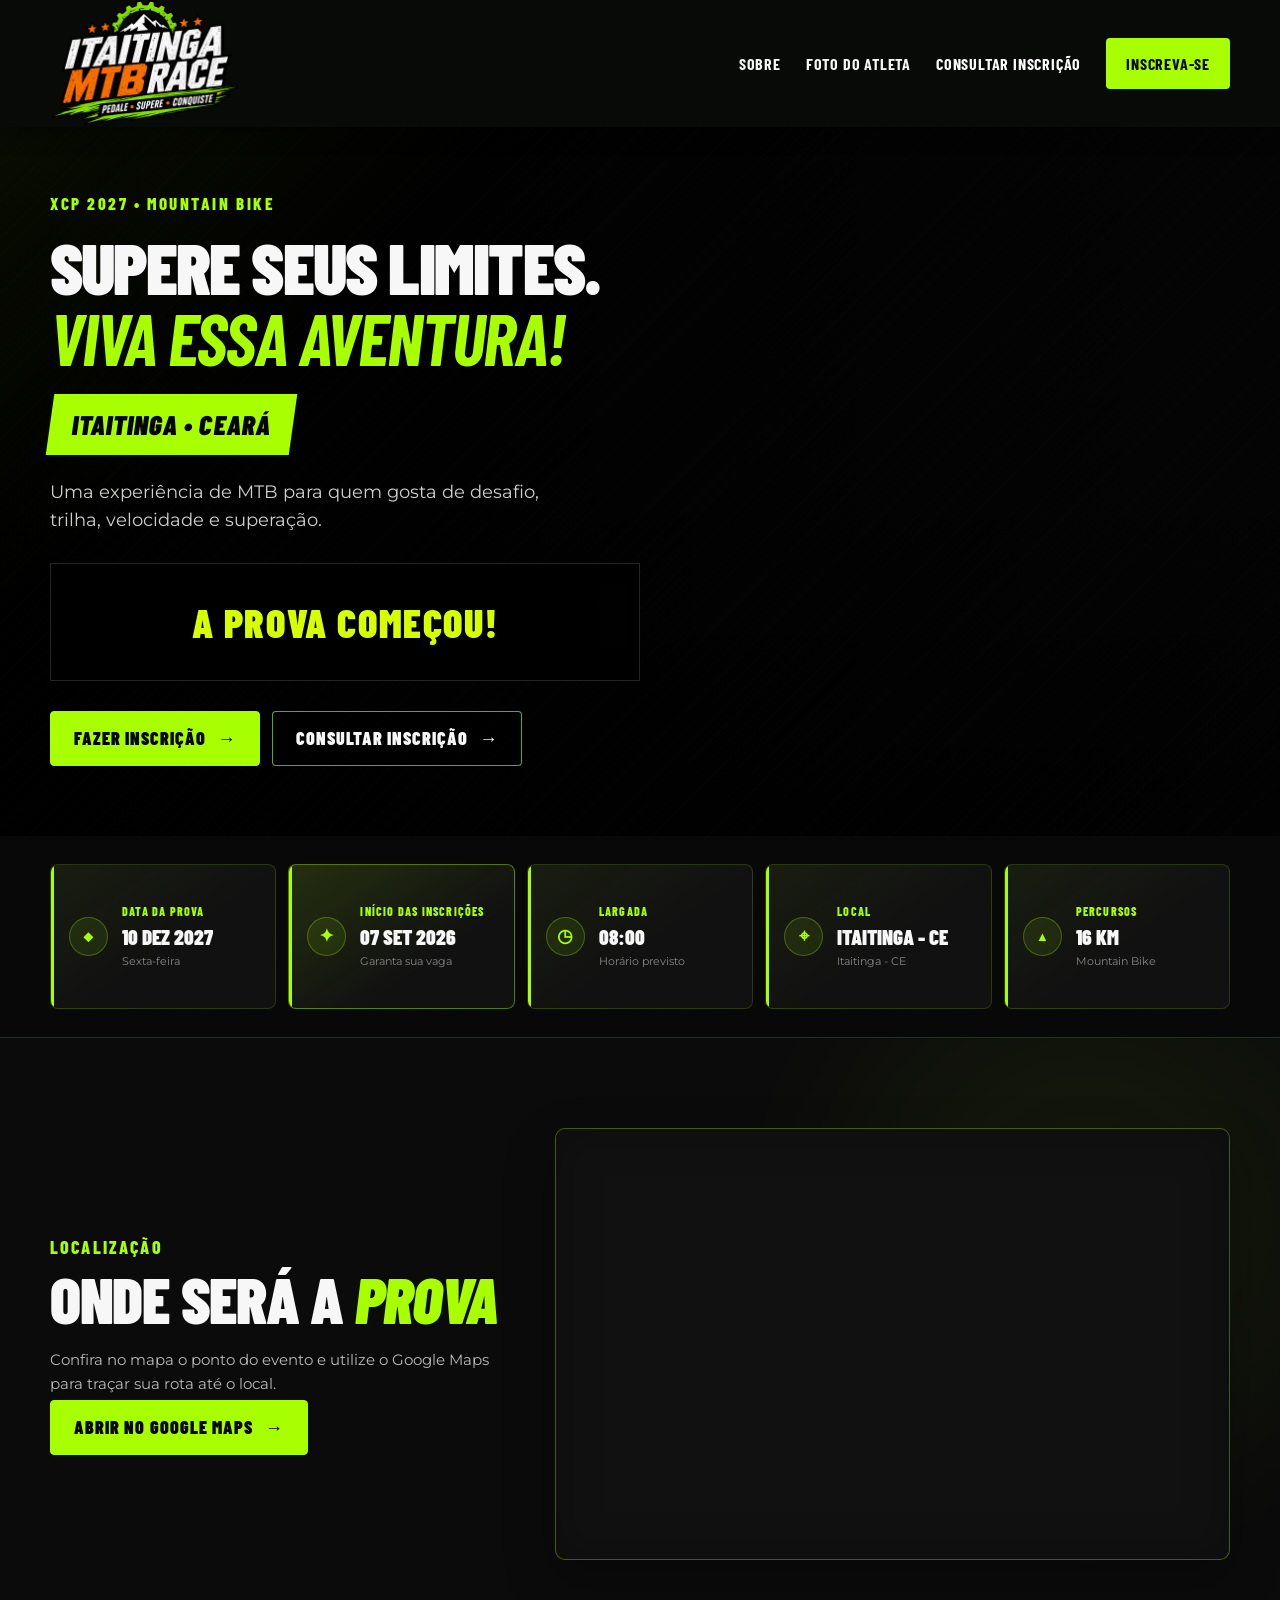
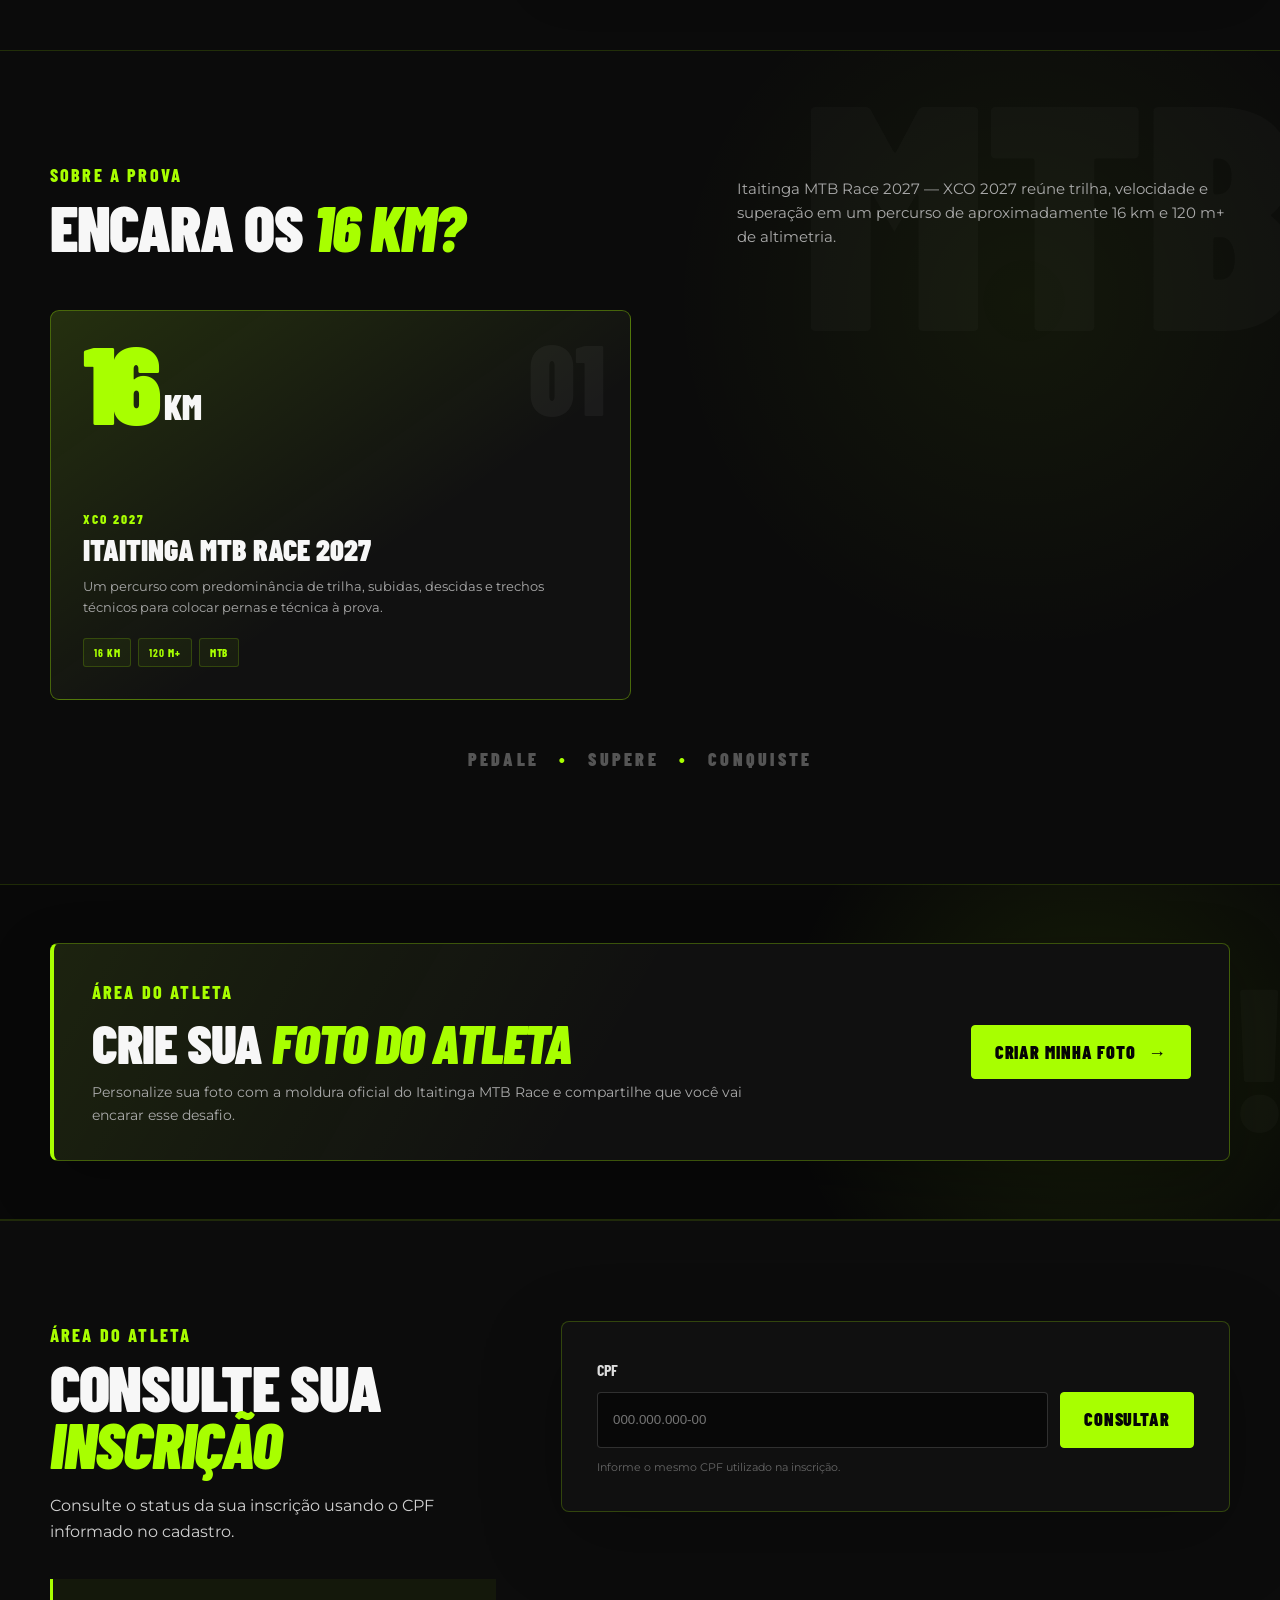
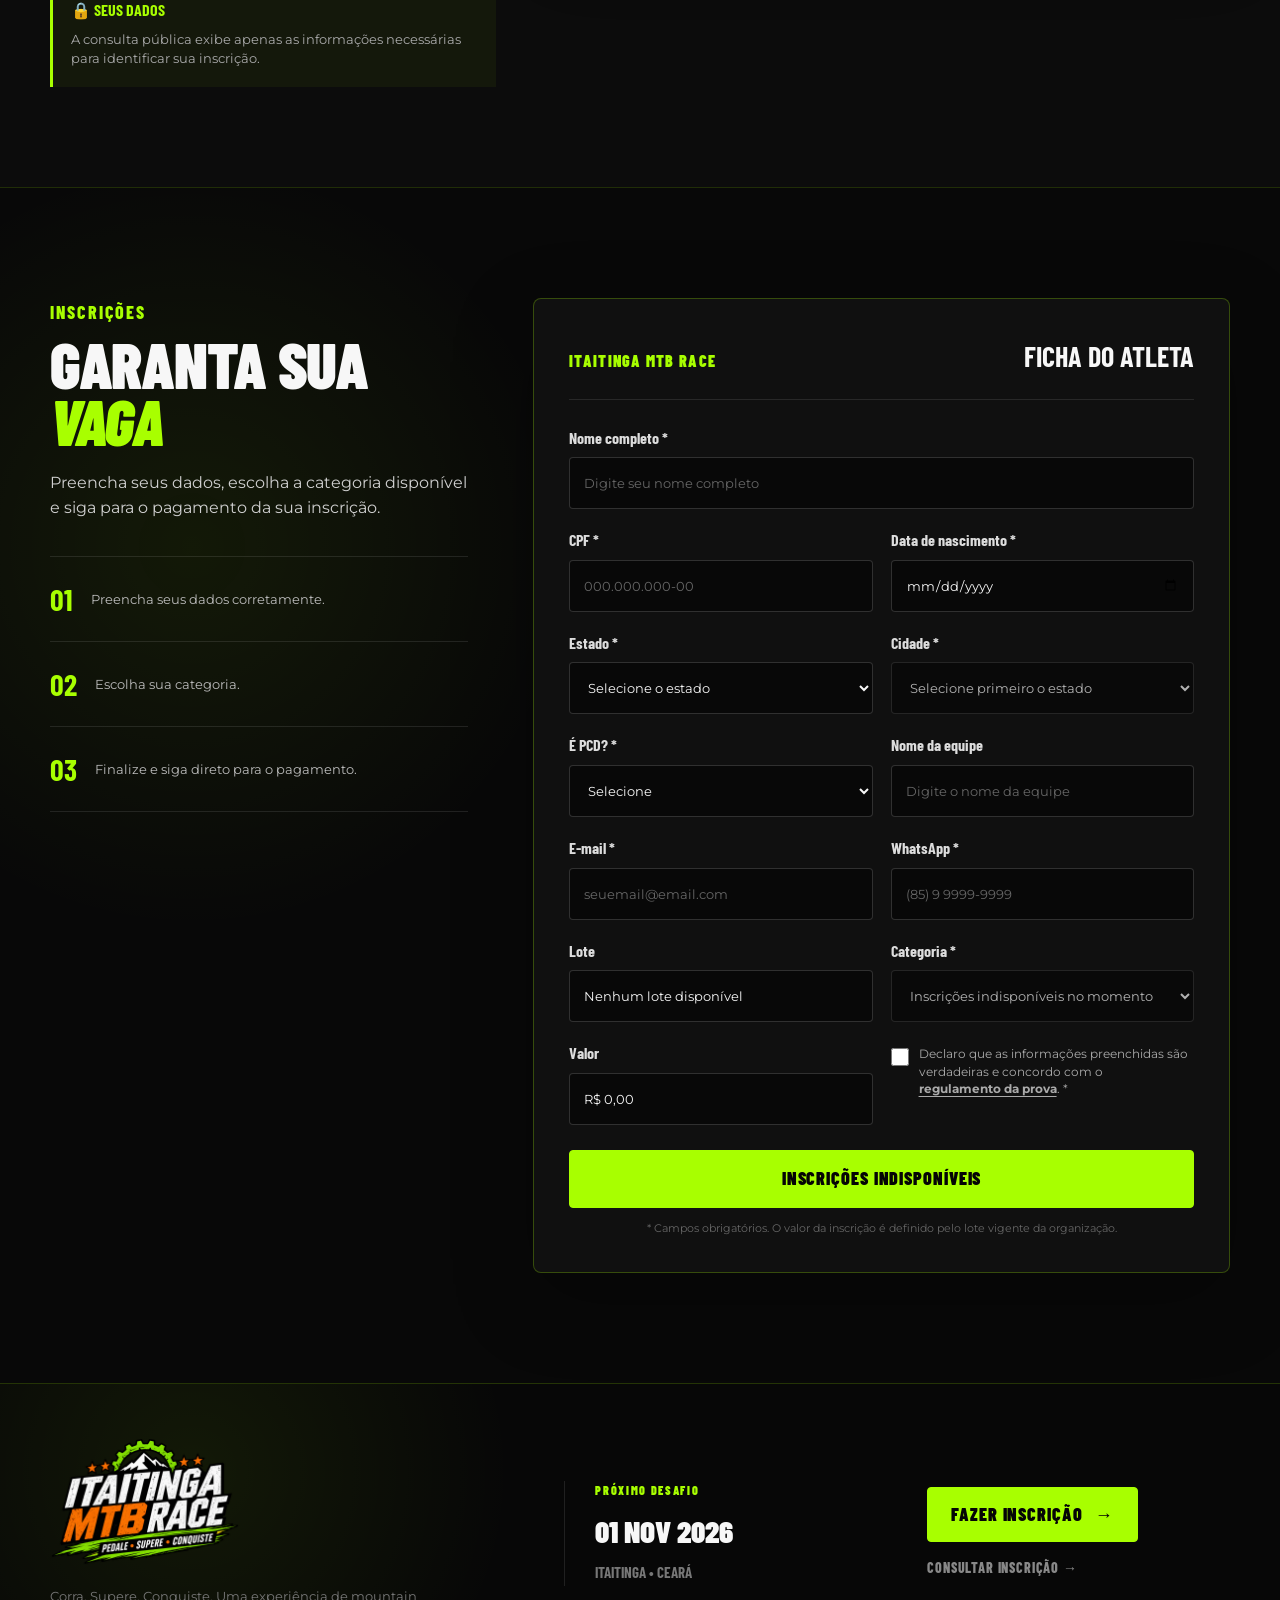
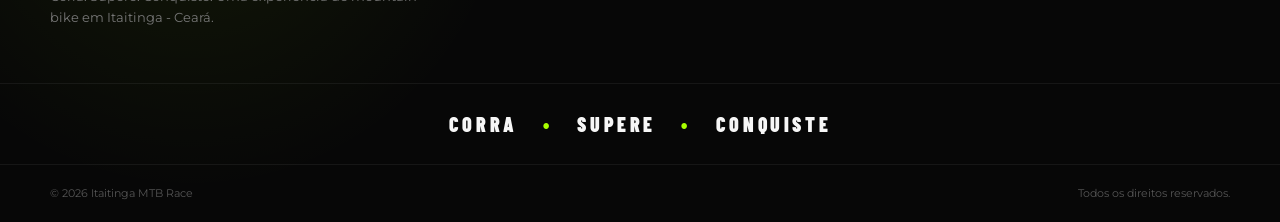
<file: index.html>
<!DOCTYPE html>
<html lang="pt-BR">
<head>
  <meta charset="utf-8"/>
  <meta name="viewport" content="width=device-width, initial-scale=1.0"/>
  <title>Itaitinga MTB Race | XCP 2026</title>
<link rel="icon" type="image/png" sizes="32x32" href="assets/favicon.png">
<link rel="apple-touch-icon" href="assets/favicon.png">
  <meta name="description" content="Itaitinga MTB Race - XCP 2026. Pedale, supere e conquiste em uma experiência de mountain bike em Itaitinga, Ceará."/>
  <meta name="theme-color" content="#050505"/>
  <link href="https://fonts.googleapis.com" rel="preconnect"/>
  <link crossorigin href="https://fonts.gstatic.com" rel="preconnect"/>
  <link href="https://fonts.googleapis.com/css2?family=Barlow+Condensed:wght@400;500;600;700;800;900&family=Montserrat:wght@400;500;600;700;800&display=swap" rel="stylesheet"/>
  <link href="css/styles.css?v=docs3" rel="stylesheet"/>
</head>
<body>

<header class="site-header" id="topo">
  <div class="container header-inner">
    <a aria-label="Itaitinga MTB Race - início" class="brand" href="#inicio">
      <img alt="Itaitinga MTB Race" src="assets/logo-itaitinga-mtb.png"/>
    </a>

    <button aria-expanded="false" aria-label="Abrir menu" class="menu-toggle" id="menuToggle">
      <span></span><span></span><span></span>
    </button>

    <nav class="main-nav" id="mainNav">
      <a href="#sobre">SOBRE</a>
      <a href="foto-atleta/index.html" target="_blank" rel="noopener">FOTO DO ATLETA</a>
      <a class="nav-consult" href="#consulta-inscricao">CONSULTAR INSCRIÇÃO</a>
      <a class="nav-cta js-open-registration" href="#inscricoes">INSCREVA-SE</a>
    </nav>
  </div>
</header>

<main>

  <!-- HERO -->
  <section class="hero" id="inicio">
    <div class="hero-overlay"></div>
    <div class="container hero-content">
      <div class="hero-copy reveal">
        <span class="eyebrow" data-config="heroLinhaSuperior">XCP 2026 • MOUNTAIN BIKE</span>
        <h1>
          <span data-config="heroTitulo">SUPERE SEUS LIMITES.</span>
          <strong data-config="heroDestaque">VIVA ESSA AVENTURA!</strong>
        </h1>

        <div class="event-badge" data-config="localExtenso">ITAITINGA • CEARÁ</div>

        <p class="hero-text" data-config="heroDescricao">
          Uma experiência de MTB para quem gosta de desafio,
          trilha, velocidade e superação.
        </p>


        <div class="race-countdown" id="raceCountdown" aria-label="Contagem regressiva para a prova">
          <div class="race-countdown-heading">
            <span>FALTAM</span>
            <strong>PARA A LARGADA</strong>
          </div>

          <div class="race-countdown-grid">
            <div class="race-countdown-item">
              <strong id="countdownDays">00</strong>
              <span>DIAS</span>
            </div>
            <div class="race-countdown-item">
              <strong id="countdownHours">00</strong>
              <span>HORAS</span>
            </div>
            <div class="race-countdown-item">
              <strong id="countdownMinutes">00</strong>
              <span>MIN</span>
            </div>
            <div class="race-countdown-item">
              <strong id="countdownSeconds">00</strong>
              <span>SEG</span>
            </div>
          </div>

          <div class="race-countdown-live" id="raceCountdownLive" hidden>
            A PROVA COMEÇOU!
          </div>
        </div>

        <div class="hero-actions">
          <a class="btn btn-primary js-open-registration" href="#inscricoes">FAZER INSCRIÇÃO <span>→</span></a>
          <a class="btn btn-outline js-open-consultation" href="#consulta-inscricao">CONSULTAR INSCRIÇÃO <span>→</span></a>
        </div>
      </div>
    </div>
  </section>
<!-- INFORMAÇÕES PRINCIPAIS DO EVENTO -->
<section class="event-details">

  <div class="container">

    <div class="event-details-grid">

      <!-- DATA -->
      <div class="event-detail-card">
        <span class="event-detail-icon">◆</span>

        <div>
          <small>DATA DA PROVA</small>
          <strong data-config="dataEventoFormatada">01 NOV 2026</strong>
          <p data-config="diaSemana">Domingo</p>
        </div>
      </div>


      <!-- INSCRIÇÕES -->
      <div class="event-detail-card event-detail-featured">
        <span class="event-detail-icon">✦</span>

        <div>
          <small>INÍCIO DAS INSCRIÇÕES</small>
          <strong>07 SET 2026</strong>
          <p>Garanta sua vaga</p>
        </div>
      </div>


      <!-- HORÁRIO -->
      <div class="event-detail-card">
        <span class="event-detail-icon">◷</span>

        <div>
          <small>LARGADA</small>
          <strong data-config="horario">08:00</strong>
          <p>Horário previsto</p>
        </div>
      </div>


      <!-- LOCAL -->
      <div class="event-detail-card">
        <span class="event-detail-icon">⌖</span>

        <div>
          <small>LOCAL</small>
          <strong data-config="local">ITAITINGA - CE</strong>
          <p data-config="localNormal">Itaitinga - CE</p>
        </div>
      </div>


      <!-- PERCURSOS -->
      <div class="event-detail-card">
        <span class="event-detail-icon">▲</span>

        <div>
          <small>PERCURSOS</small>
          <strong><span data-config="distancia">50</span> KM</strong>
          <p data-config="tipoProva">Mountain Bike</p>
        </div>
      </div>

    </div>

  </div>

</section>

<!-- LOCALIZAÇÃO DO EVENTO -->
<section class="event-location">

  <div class="container event-location-grid">

    <div class="event-location-copy">

      <span class="section-label">
        LOCALIZAÇÃO
      </span>

      <h2>
        ONDE SERÁ A <em>PROVA</em>
      </h2>

      <p>
        Confira no mapa o ponto do evento e utilize
        o Google Maps para traçar sua rota até o local.
      </p>

      <a
        class="btn btn-primary event-location-button"
        href="https://www.google.com/maps/search/?api=1&query=Itaitinga+CE"
        target="_blank"
        rel="noopener noreferrer"
      >
        ABRIR NO GOOGLE MAPS
        <span>→</span>
      </a>

    </div>


    <div class="event-location-map">

      <iframe
        title="Localização Itaitinga MTB Race"
        src="https://www.google.com/maps?q=Itaitinga%20CE&output=embed"
        loading="lazy"
        allowfullscreen
        aria-label="Mapa da localização do Itaitinga MTB Race"
        referrerpolicy="no-referrer-when-downgrade"
      ></iframe>

    </div>

  </div>

</section>

  <!-- SOBRE -->
<section class="section section-dark trail-about" id="sobre">
  <div class="container">
    <div class="trail-about-heading reveal">
      <div>
        <span class="section-label">SOBRE A PROVA</span>
        <h2>ENCARA OS <em><span data-config="distancia">50</span> KM?</em></h2>
      </div>
      <p>
        <span data-config="sobreDescricao">O Itaitinga MTB Race — XCP 2026 reúne trilha, velocidade e superação em um percurso de aproximadamente 50 km e 1.100 m+ de altimetria.</span>
      </p>
    </div>

    <div class="trail-challenges">
      <article class="trail-challenge-card trail-challenge-main reveal">
        <div class="trail-challenge-number">01</div>
        <div class="trail-challenge-distance">
          <strong data-config="distancia">50</strong><span>KM</span>
        </div>
        <div class="trail-challenge-content">
          <small data-config="edicaoModalidade">XCP 2026</small>
          <h3 data-config="nomeEventoUpper">ITAITINGA MTB RACE</h3>
          <p>Um percurso com predominância de trilha, subidas, descidas e trechos técnicos para colocar pernas e técnica à prova.</p>
          <div class="trail-challenge-tags">
            <span><b data-config="distancia">50</b> KM</span><span><b data-config="altimetria">1100</b> M+</span><span data-config="siglaTipo">MTB</span>
          </div>
        </div>
      </article>
    </div>

    <div class="trail-about-footer reveal">
      <span>PEDALE</span><i>•</i><span>SUPERE</span><i>•</i><span>CONQUISTE</span>
    </div>
  </div>
</section>

  <!-- FOTO DO ATLETA -->
  <section class="athlete-photo-cta">
    <div class="container">
      <div class="athlete-photo-cta-card reveal">
        <div class="athlete-photo-cta-copy">
          <span class="section-label">ÁREA DO ATLETA</span>
          <h2>CRIE SUA <em>FOTO DO ATLETA</em></h2>
          <p>
            Personalize sua foto com a moldura oficial do Itaitinga MTB Race
            e compartilhe que você vai encarar esse desafio.
          </p>
        </div>

        <a class="btn btn-primary"
           href="foto-atleta/index.html"
           target="_blank"
           rel="noopener">
          CRIAR MINHA FOTO <span>→</span>
        </a>
      </div>
    </div>
  </section>

  <!-- CONSULTA DE INSCRIÇÃO -->
  <section class="consultation-section" id="consulta-inscricao">
    <div class="container consultation-layout">
      <div class="consultation-intro reveal">
        <span class="section-label">ÁREA DO ATLETA</span>
        <h2>CONSULTE SUA <em>INSCRIÇÃO</em></h2>
        <p>Consulte o status da sua inscrição usando o CPF informado no cadastro.</p>

        <div class="consultation-note">
          <strong>🔒 SEUS DADOS</strong>
          <span>
            A consulta pública exibe apenas as informações necessárias
            para identificar sua inscrição.
          </span>
        </div>
      </div>

      <div class="consultation-card reveal">
        <form class="consultation-form" id="form-consulta">
          <label for="consulta-cpf">CPF</label>
          <div class="consultation-input-row">
            <input autocomplete="off" id="consulta-cpf" maxlength="14" name="cpf" placeholder="000.000.000-00" required type="text"/>
            <button class="btn btn-primary" type="submit">CONSULTAR</button>
          </div>
          <p class="consultation-hint">Informe o mesmo CPF utilizado na inscrição.</p>
        </form>

        <div class="consulta-state" hidden id="consulta-loading">CONSULTANDO INSCRIÇÃO...</div>
        <div class="consulta-state consulta-error" hidden id="consulta-erro"></div>

        <div class="registration-result" hidden id="consulta-resultado">
          <div class="result-top">
            <span>ITAITINGA MTB RACE</span>
            <strong id="resultado-numero">#000</strong>
          </div>

          <div class="result-athlete">
            <small>ATLETA</small>
            <strong id="resultado-nome">—</strong>
          </div>

          <div class="result-category">
            <small>CATEGORIA</small>
            <strong id="resultado-categoria">—</strong>
          </div>

          <div class="result-status" id="resultado-status">
            <span id="resultado-status-text">—</span>
          </div>

          <p class="result-message" id="resultado-mensagem"></p>
        </div>
      </div>
    </div>
  </section>



<!-- INSCRIÇÃO -->
  <section class="registration-section" id="inscricoes">
    <div class="container registration-layout">
      <div class="registration-intro reveal">
        <span class="section-label">INSCRIÇÕES</span>
        <h2>GARANTA SUA <em>VAGA</em></h2>
        <p>
          Preencha seus dados, escolha a categoria disponível e siga para o pagamento da sua inscrição.
        </p>

        <div class="registration-notes">
          <div><strong>01</strong><span>Preencha seus dados corretamente.</span></div>
          <div><strong>02</strong><span>Escolha sua categoria.</span></div>
          <div><strong>03</strong><span>Finalize e siga direto para o pagamento.</span></div>
        </div>
      </div>

      <form class="registration-form reveal" id="form-inscricao">
        <div class="form-header">
          <span>ITAITINGA MTB RACE</span>
          <strong>FICHA DO ATLETA</strong>
        </div>

        <div class="form-grid">
          <div class="form-group full">
            <label for="nome">Nome completo *</label>
            <input id="nome" name="nome" autocomplete="name" placeholder="Digite seu nome completo" required type="text"/>
          </div>

          <div class="form-group">
            <label for="cpf">CPF *</label>
            <input id="cpf" maxlength="14" name="cpf" autocomplete="off" inputmode="numeric" placeholder="000.000.000-00" required type="text"/>
          </div>

          <div class="form-group">
            <label for="dataNascimento">Data de nascimento *</label>
            <input id="dataNascimento" name="dataNascimento" autocomplete="bday" required type="date"/>
          </div>

          <div class="form-group">
            <label for="estado">Estado *</label>
            <select id="estado" name="estado" required>
              <option value="">Selecione o estado</option>
            </select>
          </div>

          <div class="form-group">
            <label for="cidade">Cidade *</label>
            <select disabled id="cidade" name="cidade" required>
              <option value="">Selecione primeiro o estado</option>
            </select>
          </div>

          <div class="form-group">
            <label for="pcd">É PCD? *</label>
            <select id="pcd" name="pcd" required>
              <option value="">Selecione</option>
              <option value="Não">Não</option>
              <option value="Sim">Sim</option>
            </select>
          </div>

          <div class="form-group">
            <label for="equipe">Nome da equipe</label>
            <input id="equipe" name="equipe" placeholder="Digite o nome da equipe" type="text"/>
          </div>

          <div class="form-group">
            <label for="email">E-mail *</label>
            <input id="email" name="email" autocomplete="email" placeholder="seuemail@email.com" required type="email"/>
          </div>

          <div class="form-group">
            <label for="telefone">WhatsApp *</label>
            <input id="telefone" name="telefone" autocomplete="tel" inputmode="tel" placeholder="(85) 9 9999-9999" required type="tel"/>
          </div>

          <div class="form-group">
            <label for="lote">Lote</label>
            <input id="lote" name="lote" readonly type="text" value="CARREGANDO..."/>
          </div>

          <div class="form-group">
            <label for="categoria">Categoria *</label>
            <select disabled id="categoria" name="categoria" required>
              <option value="">CARREGANDO CATEGORIAS...</option>
            </select>
          </div>

          <div class="form-group">
            <label for="valor">Valor</label>
            <input id="valor" name="valor" readonly type="text" value="R$ 0,00"/>
          </div>

          <div class="form-group full registration-documents" id="documentosCategoria" hidden>
            <div class="registration-documents-head">
              <span>DOCUMENTOS OBRIGATÓRIOS</span>
              <small>Envie todos os documentos solicitados para concluir sua inscrição.</small>
            </div>
            <div id="documentosCategoriaLista" class="registration-documents-list"></div>
            <p class="registration-documents-note">Formatos aceitos: PDF, JPG, PNG ou WEBP • máximo de 5 MB por arquivo.</p>
          </div>

          <div class="form-check full">
            <input id="termos" name="termos" required type="checkbox"/>
            <label for="termos">
              Declaro que as informações preenchidas são verdadeiras e
              concordo com o <button class="rules-inline-link" type="button" data-open-rules>regulamento da prova</button>. *
            </label>
          </div>
        </div>

        <button class="btn btn-primary btn-submit" type="submit">
          ENVIAR INSCRIÇÃO <span>→</span>
        </button>

        <p class="form-disclaimer">
          * Campos obrigatórios. O valor da inscrição é definido pelo lote vigente da organização.
        </p>

        <div class="form-success" hidden id="formSuccess"></div>
      </form>
    </div>
  </section>

</main>
<!-- RODAPÉ -->
<footer class="site-footer">

  <div class="container footer-main">

    <div class="footer-brand">

      <img
        src="assets/logo-itaitinga-mtb.png"
        alt="Itaitinga MTB Race"
      >

      <p>
        Corra. Supere. Conquiste.
        Uma experiência de mountain bike em Itaitinga - Ceará.
      </p>

    </div>


    <div class="footer-event">

      <small>PRÓXIMO DESAFIO</small>

      <strong>
        01 NOV 2026
      </strong>

      <span>
        ITAITINGA • CEARÁ
      </span>

    </div>


    <div class="footer-actions">

      <a
        href="#inscricoes"
        class="btn btn-primary js-open-registration"
      >
        FAZER INSCRIÇÃO
        <span>→</span>
      </a>

      <a
        href="#consulta-inscricao"
        class="footer-consult-link js-open-consultation"
      >
        CONSULTAR INSCRIÇÃO →
      </a>

    </div>

  </div>


  <div class="footer-slogan">

    <div class="container">

      <span>CORRA</span>
      <i>•</i>

      <span>SUPERE</span>
      <i>•</i>

      <span>CONQUISTE</span>

    </div>

  </div>


  <div class="footer-bottom">

    <div class="container">

      <span>
        © 2026 Itaitinga MTB Race
      </span>

      <span>
        Todos os direitos reservados.
      </span>

    </div>

  </div>

</footer>

<!-- MODAL - REGULAMENTO PRELIMINAR -->
<div class="rules-modal" id="modalRegulamento" hidden>
  <div class="rules-modal-overlay" data-close-rules></div>

  <div class="rules-modal-card" role="dialog" aria-modal="true" aria-labelledby="rulesModalTitle">
    <div class="rules-modal-header">
      <div>
        <span>VERSÃO PRELIMINAR • v0.1</span>
        <h2 id="rulesModalTitle">REGULAMENTO — ITAITINGA MTB RACE — XCP 2026</h2>
      </div>
      <button class="rules-modal-close" type="button" aria-label="Fechar regulamento" data-close-rules>×</button>
    </div>

    <div class="rules-modal-body">
        <p id="regulamentoConfiguravel" style="white-space:pre-line"></p>
      <div class="rules-alert">
        <strong>DOCUMENTO PRELIMINAR</strong>
        <p>
          Este regulamento reúne as informações e regras já definidas para o
          Itaitinga MTB Race — XCP 2026. Alguns detalhes organizacionais ainda estão
          em definição e poderão ser atualizados antes da publicação da versão oficial.
        </p>
      </div>

      <article class="rules-content">
        <h3>1. DO EVENTO</h3>
        <p>O Itaitinga MTB Race — XCP 2026 é um evento esportivo de mountain bike no formato XCP, destinado a incentivar a prática esportiva, a superação pessoal, a integração entre os participantes e o contato com a natureza.</p>
        <p>A prova será realizada em Itaitinga, Ceará, no dia <strong>01 de novembro de 2026</strong>, com largada prevista para as <strong>08h00</strong>, e contará com percurso aproximado de <strong>50 km</strong>.</p>
        <p>O percurso poderá apresentar terrenos irregulares, trilhas, aclives, declives, obstáculos naturais e demais características próprias de uma prova de Mountain Bike.</p>

        <h3>2. DA PROGRAMAÇÃO</h3>
        <p>A programação prevista é: abertura às 06h00, briefing às 07h30, largada às 08h00 e premiação às 12h00.</p>
        <p>A programação poderá ser alterada quando necessário por questões operacionais ou de segurança.</p>

        <h3>3. DAS INSCRIÇÕES</h3>
        <p>As inscrições terão início previsto para <strong>07 de setembro de 2026</strong> e serão realizadas através do canal oficial disponibilizado pela organização.</p>
        <p>As inscrições poderão ser divididas em lotes, com valores, períodos e quantidade de vagas definidos e divulgados pela organização. A inscrição será considerada efetivada após a confirmação do pagamento, exceto nos casos autorizados pela organização.</p>
        <p>O participante é responsável pela veracidade das informações fornecidas no cadastro.</p>

        <h3>4. DAS VAGAS</h3>
        <p>O limite de participantes será definido pela organização. As inscrições poderão ser encerradas antecipadamente caso o limite estabelecido seja atingido.</p>

        <h3>5. DA PARTICIPAÇÃO</h3>
        <p>A participação terá <strong>idade livre</strong>, observadas as regras específicas aplicáveis aos menores de 18 anos. A forma de autorização e acompanhamento de menores será detalhada na versão oficial do regulamento.</p>
        <p>O participante declara estar em condições adequadas para realizar a prova e deverá avaliar suas próprias condições físicas antes de participar.</p>

        <h3>6. DAS CATEGORIAS</h3>
        <p>A faixa etária será <strong>livre</strong>. As categorias previstas são Elite Masculino/Feminino, Master Masculino/Feminino, Duplas Masculina e Duplas Mista. Critérios complementares serão divulgados pela organização.</p>

        <h3>7. DO KIT DO ATLETA</h3>
        <p>O conteúdo do kit, bem como data, horário, local e regras para retirada, será divulgado posteriormente pelos canais oficiais do evento.</p>

        <h3>8. DA IDENTIFICAÇÃO DO ATLETA</h3>
        <p>O participante deverá utilizar corretamente a identificação oficial fornecida pela organização. A identificação não poderá ser adulterada, reproduzida ou utilizada por outro participante.</p>

        <h3>9. DOS PERCURSOS</h3>
        <p>O evento contará com percurso aproximado de 50 km. A quilometragem poderá apresentar pequena variação em razão das características naturais do terreno e da definição final do trajeto.</p>
        <p>O participante deverá seguir a sinalização e permanecer no percurso oficial. Cortar caminho ou abandonar propositalmente o trajeto demarcado poderá resultar em desclassificação.</p>

        <h3>10. DA SEGURANÇA</h3>
        <p>Por se tratar de prova em ambiente de trilha, poderão existir pedras, raízes, areia, lama, vegetação, buracos, desníveis, subidas, descidas e outros obstáculos naturais. Os participantes deverão respeitar as orientações da organização, fiscais e equipe de apoio.</p>

        <h3>11. DA HIDRATAÇÃO</h3>
        <p>Os pontos de hidratação e sua distribuição serão definidos conforme o planejamento final dos percurso e divulgados pela organização.</p>

        <h3>12. DA CONDUTA</h3>
        <p>Os participantes deverão respeitar os demais atletas, organização, voluntários, moradores, propriedades e o meio ambiente. É proibido abandonar lixo no percurso.</p>
        <p>Fraude, agressão, atitude antidesportiva, alteração de identificação, corte intencional do percurso ou desrespeito grave às orientações da organização poderão resultar em desclassificação.</p>

        <h3>13. DO ABANDONO DA PROVA</h3>
        <p>O participante que decidir abandonar a prova deverá, sempre que possível, comunicar sua desistência à organização ou ao ponto de apoio mais próximo.</p>

        <h3>14. DA CLASSIFICAÇÃO E DOS RESULTADOS</h3>
        <p>O sistema de cronometragem, os critérios finais de classificação e o procedimento para eventuais contestações serão divulgados na versão oficial.</p>

        <h3>15. DA PREMIAÇÃO</h3>
        <p>As regras de premiação, colocações contempladas, troféus, medalhas e demais reconhecimentos ainda estão em definição e serão divulgadas antes da realização do evento.</p>

        <h3>16. DO CANCELAMENTO E DA TRANSFERÊNCIA</h3>
        <p>As regras para cancelamento, transferência de titularidade e eventual reembolso serão definidas e publicadas pela organização, observada a legislação aplicável.</p>

        <h3>17. DE ALTERAÇÕES DO EVENTO</h3>
        <p>A organização poderá alterar percurso, horários, programação ou outras características quando necessário para preservar a segurança dos participantes ou diante de circunstâncias alheias ao seu controle.</p>

        <h3>18. DO USO DE IMAGEM</h3>
        <p>Durante o evento poderão ser realizados registros fotográficos e audiovisuais. A utilização desses registros pela organização observará a legislação aplicável.</p>

        <h3>19. DA RESPONSABILIDADE DO PARTICIPANTE</h3>
        <p>Ao realizar sua inscrição, o participante declara ter conhecimento das características de uma prova de Mountain Bike e compromete-se a respeitar o regulamento vigente e as orientações da organização.</p>
        <p>As disposições deste regulamento não excluem as responsabilidades legais atribuídas à organização do evento.</p>

        <h3>20. DAS DISPOSIÇÕES FINAIS</h3>
        <p>Esta é uma <strong>versão preliminar</strong>. Informações ainda não definidas serão incorporadas por meio de atualização deste documento.</p>
        <p>Os casos não previstos serão analisados pela organização, respeitando a legislação aplicável e os princípios de segurança, razoabilidade e igualdade entre os participantes.</p>
      </article>
    </div>

    <div class="rules-modal-footer">
      <span>Última versão: setembro de 2026</span>
      <button class="btn btn-primary" type="button" data-close-rules>ENTENDI</button>
    </div>
  </div>
</div>

<script>
(() => {
  const modal = document.getElementById("modalRegulamento");
  if (!modal) return;

  const openRules = () => {
    modal.hidden = false;
    document.body.classList.add("rules-modal-open");
    const closeButton = modal.querySelector(".rules-modal-close");
    if (closeButton) closeButton.focus();
  };

  const closeRules = () => {
    modal.hidden = true;
    document.body.classList.remove("rules-modal-open");
  };

  document.querySelectorAll("[data-open-rules]").forEach((button) => {
    button.addEventListener("click", openRules);
  });

  modal.querySelectorAll("[data-close-rules]").forEach((button) => {
    button.addEventListener("click", closeRules);
  });

  document.addEventListener("keydown", (event) => {
    if (event.key === "Escape" && !modal.hidden) closeRules();
  });
})();
</script>

<!-- MODAL - INSCRIÇÃO REALIZADA -->
<div id="modalInscricaoSucesso" class="success-modal" hidden>

  <div class="success-modal-overlay"></div>

  <div class="success-modal-card">

    <div class="success-modal-icon">
      ✓
    </div>

    <h2>INSCRIÇÃO REALIZADA!</h2>

    <p>
      Sua inscrição foi cadastrada com sucesso.
    </p>

    <p class="success-modal-payment-text">
      Clique no botão abaixo para prosseguir
      com o pagamento da sua inscrição.
    </p>

    <button
      type="button"
      id="btnIrPagamento"
      class="btn btn-primary"
    >
      IR PARA PAGAMENTO
      <span>→</span>
    </button>

  </div>

</div>
<script src="js/evento-config.js"></script>
<script src="js/main.js?v=docs4"></script>

<script>
(() => {
  const cfg = window.EVENTO_CONFIG || {};
  let raceDate = new Date(`${cfg.dataEvento || "2026-11-01"}T${cfg.horario || "08:00"}:00-03:00`);

  const countdown = document.getElementById("raceCountdown");
  const liveMessage = document.getElementById("raceCountdownLive");
  const daysEl = document.getElementById("countdownDays");
  const hoursEl = document.getElementById("countdownHours");
  const minutesEl = document.getElementById("countdownMinutes");
  const secondsEl = document.getElementById("countdownSeconds");

  if (!countdown || !liveMessage || !daysEl || !hoursEl || !minutesEl || !secondsEl) return;

  const pad = (value) => String(value).padStart(2, "0");

  const updateCountdown = () => {
    const now = new Date();
    const distance = raceDate.getTime() - now.getTime();

    if (distance <= 0) {
      countdown.classList.add("race-started");
      liveMessage.hidden = false;

      const grid = countdown.querySelector(".race-countdown-grid");
      const heading = countdown.querySelector(".race-countdown-heading");

      if (grid) grid.hidden = true;
      if (heading) heading.hidden = true;

      return false;
    }

    const totalSeconds = Math.floor(distance / 1000);
    const days = Math.floor(totalSeconds / 86400);
    const hours = Math.floor((totalSeconds % 86400) / 3600);
    const minutes = Math.floor((totalSeconds % 3600) / 60);
    const seconds = totalSeconds % 60;

    daysEl.textContent = pad(days);
    hoursEl.textContent = pad(hours);
    minutesEl.textContent = pad(minutes);
    secondsEl.textContent = pad(seconds);

    return true;
  };

  window.addEventListener("evento-config-carregado", (event) => {
    const c = event.detail || {};
    if (c.dataEvento) {
      raceDate = new Date(`${c.dataEvento}T${c.horario || "08:00"}:00-03:00`);
      updateCountdown();
    }
  });

  if (updateCountdown()) {
    const timer = setInterval(() => {
      if (!updateCountdown()) clearInterval(timer);
    }, 1000);
  }
})();
</script>

</body>
</html>
</file>
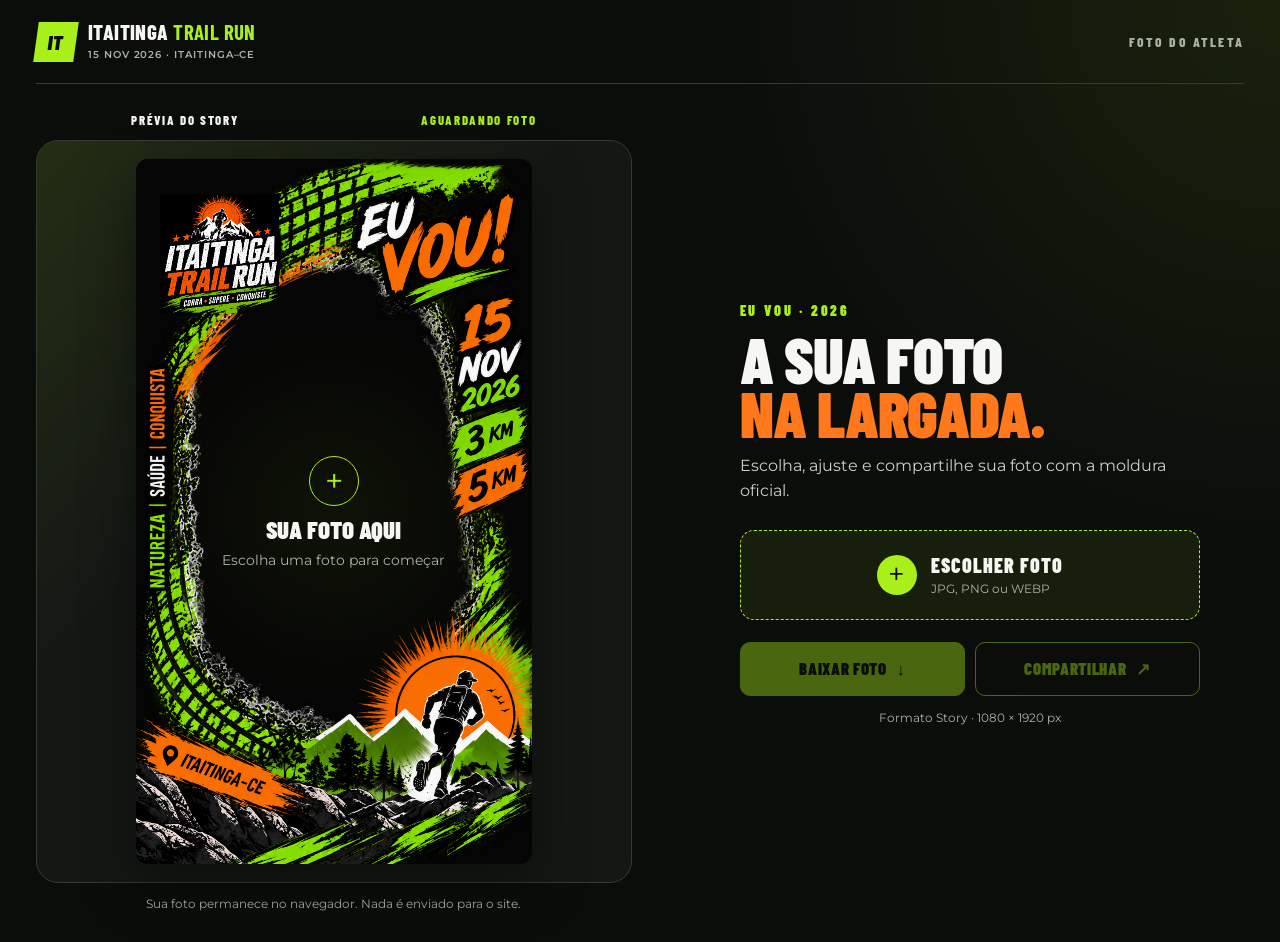
<file: foto-atleta/index.html>
<!doctype html>
<html lang="pt-BR">
<head>
  <meta charset="utf-8">
  <meta name="viewport" content="width=device-width, initial-scale=1">
  <meta name="theme-color" content="#101310">
  <title>Foto do Atleta | Itaitinga MTB Race 2026</title>
  <meta name="description" content="Coloque sua foto na moldura oficial do Itaitinga MTB Race 2026 e compartilhe nos Stories.">
  <link rel="preconnect" href="https://fonts.googleapis.com">
  <link rel="preconnect" href="https://fonts.gstatic.com" crossorigin>
  <link href="https://fonts.googleapis.com/css2?family=Barlow+Condensed:wght@600;700;800;900&family=Montserrat:wght@400;500;600;700;800&display=swap" rel="stylesheet">
  <link rel="stylesheet" href="css/foto-atleta.css">
</head>
<body>
  <main class="app">
    <header class="topbar">
      <div class="brand"><span class="brand-mark">IT</span><span>ITAITINGA <b>TRAIL RUN</b><small>15 NOV 2026 · ITAITINGA–CE</small></span></div>
      <span class="topbar-label">FOTO DO ATLETA</span>
    </header>
    <div class="workspace">
      <section class="preview-column" aria-label="Prévia da foto">
        <div class="preview-head"><span>PRÉVIA DO STORY</span><span id="previewStatus">AGUARDANDO FOTO</span></div>
        <div class="preview-wrap">
          <div class="canvas-shell">
            <canvas id="editorCanvas" width="1080" height="1920" aria-label="Foto do atleta na moldura oficial"></canvas>
            <div class="empty-state" id="emptyState"><span class="empty-icon">+</span><strong>SUA FOTO AQUI</strong><small>Escolha uma foto para começar</small></div>
          </div>
        </div>
        <p class="preview-help">Sua foto permanece no navegador. Nada é enviado para o site.</p>
      </section>
      <section class="editor-panel" aria-label="Editar foto do atleta">
        <div class="editor-heading"><span class="eyebrow">EU VOU · 2026</span><h1>A SUA FOTO<br><em>NA LARGADA.</em></h1><p>Escolha, ajuste e compartilhe sua foto com a moldura oficial.</p></div>
        <input id="photoInput" type="file" accept="image/jpeg,image/png,image/webp" hidden>
        <button class="upload-box" id="choosePhotoButton" type="button"><span class="upload-icon">+</span><span><strong>ESCOLHER FOTO</strong><small>JPG, PNG ou WEBP</small></span></button>
        <div class="controls" id="controls" hidden>
          <div class="control-heading"><strong>AJUSTAR FOTO</strong><span>Arraste a imagem na prévia</span></div>
          <label class="range-field"><span>ZOOM</span><input id="zoomRange" type="range" min="1" max="3" value="1" step="0.01" aria-label="Aproximar foto"></label>
          <button class="reset-button" id="resetButton" type="button">Redefinir posição</button>
        </div>
        <div class="action-box">
          <button class="btn btn-primary" id="downloadButton" type="button" disabled>BAIXAR FOTO <span aria-hidden="true">↓</span></button>
          <button class="btn btn-outline" id="shareButton" type="button" disabled>COMPARTILHAR <span aria-hidden="true">↗</span></button>
          <small>Formato Story · 1080 × 1920 px</small>
        </div>
      </section>
    </div>
  </main>
  <script src="js/foto-atleta.js"></script>
</body>
</html>
</file>
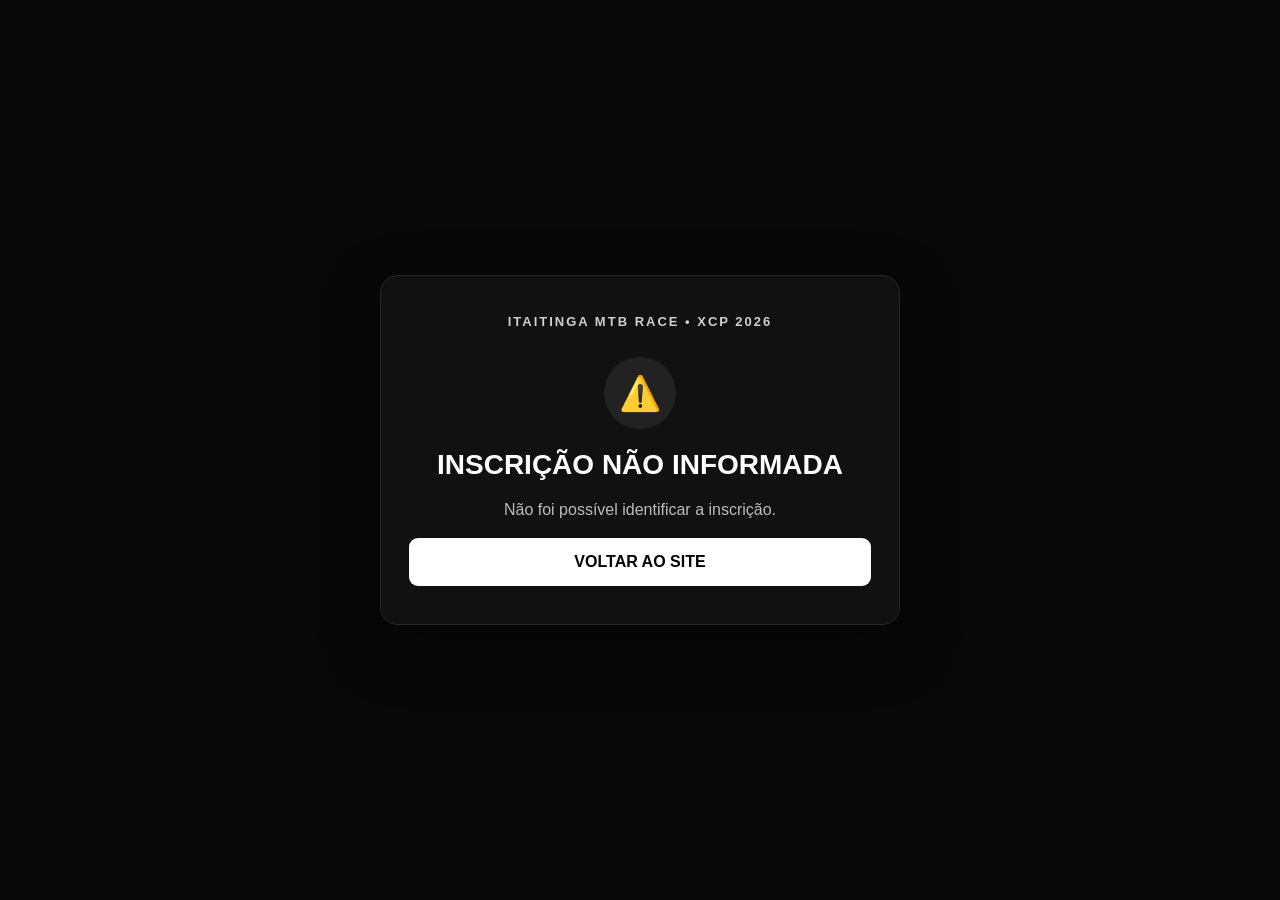
<file: pagamento.html>
<!DOCTYPE html>

<html lang="pt-BR">

<head>

  <meta charset="UTF-8">

  <meta
    name="viewport"
    content="width=device-width, initial-scale=1.0"
  >

  <title>
    Pagamento | Itaitinga MTB Race
  </title>
  <link rel="icon" type="image/png" sizes="32x32" href="assets/favicon.png">
    <link rel="apple-touch-icon" href="assets/favicon.png">

  <style>

    * {
      box-sizing: border-box;
    }

    body {

      margin: 0;

      min-height: 100vh;

      display: flex;

      align-items: center;

      justify-content: center;

      padding: 24px;

      font-family:
        Arial,
        Helvetica,
        sans-serif;

      background:
        #080808;

      color:
        #ffffff;

    }


    .card {

      width: 100%;

      max-width: 520px;

      background:
        #111111;

      border:
        1px solid #292929;

      border-radius:
        18px;

      padding:
        38px 28px;

      text-align:
        center;

      box-shadow:
        0 20px 60px
        rgba(0,0,0,.45);

    }


    .logo {

      font-size:
        13px;

      font-weight:
        800;

      letter-spacing:
        2px;

      margin-bottom:
        28px;

      opacity:
        .8;

    }


    .icone {

      width:
        72px;

      height:
        72px;

      margin:
        0 auto 20px;

      display:
        flex;

      align-items:
        center;

      justify-content:
        center;

      border-radius:
        50%;

      font-size:
        34px;

      background:
        #222;

    }


    h1 {

      margin:
        0 0 12px;

      font-size:
        28px;

    }


    #mensagem {

      color:
        #bcbcbc;

      line-height:
        1.6;

    }


    .dados {

      margin:
        28px 0;

      padding:
        20px;

      text-align:
        left;

      background:
        #181818;

      border-radius:
        12px;

    }


    .dados div {

      display:
        flex;

      justify-content:
        space-between;

      gap:
        20px;

      padding:
        9px 0;

      border-bottom:
        1px solid #292929;

    }


    .dados div:last-child {

      border-bottom:
        none;

    }


    .dados span {

      color:
        #888;

    }


    .confirmado {

      color:
        #54df73;

    }


    .aguardando {

      color:
        #ffb629;

    }


    .btn {

      display:
        inline-block;

      width:
        100%;

      padding:
        15px 20px;

      border-radius:
        9px;

      text-decoration:
        none;

      font-weight:
        800;

      background:
        #ffffff;

      color:
        #000000;

    }

  </style>

</head>


<body>

  <main class="card">

    <div class="logo">
      ITAITINGA MTB RACE • XCP 2026
    </div>


    <div
      class="icone"
      id="icone"
    >
      ⏳
    </div>


    <h1 id="titulo">
      VERIFICANDO PAGAMENTO...
    </h1>


    <p id="mensagem">
      Aguarde enquanto verificamos a confirmação
      da sua inscrição.
    </p>


    <div
      class="dados"
      id="dados"
      hidden
    >

      <div>
        <span>Inscrição</span>
        <strong id="numero">—</strong>
      </div>

      <div>
        <span>Categoria</span>
        <strong id="categoria">—</strong>
      </div>

      <div>
        <span>Pagamento</span>
        <strong id="pagamento">—</strong>
      </div>

      <div>
        <span>Status</span>
        <strong id="status">—</strong>
      </div>

    </div>


    <a
      href="/"
      class="btn"
    >
      VOLTAR AO SITE
    </a>

  </main>


  <script>

    const API_URL =
      "https://script.google.com/macros/s/AKfycbzBL3zWUZLpSDvR_Oomuk50_3YkfEWb_WlwhALZAO1d3BbXOvPAE64gHwZ8SiTVAyHf/exec";


    const params =
      new URLSearchParams(
        window.location.search
      );


    const inscricao =
      params.get(
        "inscricao"
      );


    const titulo =
      document.getElementById(
        "titulo"
      );

    const mensagem =
      document.getElementById(
        "mensagem"
      );

    const icone =
      document.getElementById(
        "icone"
      );

    const dadosBox =
      document.getElementById(
        "dados"
      );


    async function verificarPagamento() {

      if (!inscricao) {

        titulo.textContent =
          "INSCRIÇÃO NÃO INFORMADA";

        mensagem.textContent =
          "Não foi possível identificar a inscrição.";

        icone.textContent =
          "⚠️";

        return;

      }


      try {

        const url =
          API_URL +
          "?action=publicStatusPagamento" +
          "&inscricao=" +
          encodeURIComponent(
            inscricao
          );


        const response =
          await fetch(url);


        const json =
          await response.json();


        if (
          !json.sucesso ||
          !json.dados?.encontrado
        ) {

          throw new Error(
            "Inscrição não encontrada."
          );

        }


        const dados =
          json.dados;


        document
          .getElementById(
            "numero"
          )
          .textContent =
            "#" +
            dados.numeroInscricao;


        document
          .getElementById(
            "categoria"
          )
          .textContent =
            dados.categoria || "—";


        document
          .getElementById(
            "pagamento"
          )
          .textContent =
            dados.pagamento || "—";


        document
          .getElementById(
            "status"
          )
          .textContent =
            dados.statusInscricao || "—";


        dadosBox.hidden = false;


        const confirmado =
          String(
            dados.pagamento
          ).toLowerCase() ===
          "pago";


        if (confirmado) {

          icone.textContent =
            "✓";

          titulo.textContent =
            "PAGAMENTO CONFIRMADO!";

          titulo.className =
            "confirmado";

          mensagem.textContent =
            "Sua inscrição está garantida. " +
            "Também enviamos a confirmação para o seu e-mail.";

        } else {

          icone.textContent =
            "⏳";

          titulo.textContent =
            "PROCESSANDO PAGAMENTO";

          titulo.className =
            "aguardando";

          mensagem.textContent =
            "O pagamento foi realizado, mas ainda estamos aguardando a confirmação. Esta página será atualizada automaticamente.";

          setTimeout(
            verificarPagamento,
            3000
          );

        }


      } catch (erro) {

        console.error(
          erro
        );

        titulo.textContent =
          "VERIFICANDO PAGAMENTO";

        mensagem.textContent =
          "Ainda não recebemos a confirmação. Vamos tentar novamente em alguns segundos.";

        setTimeout(
          verificarPagamento,
          3000
        );

      }

    }


    verificarPagamento();

  </script>

</body>

</html>
</file>
<file: css/styles.css>
/* ============================================================
   ITAITINGA MTB RACE - CSS PRINCIPAL
   Revisado e consolidado
   ============================================================ */

/* ============================================================
   1. VARIÁVEIS / IDENTIDADE
   ============================================================ */
:root {
  --black: #050505;
  --black-2: #0b0b0b;
  --panel: #111111;
  --panel-2: #171717;

  --green: #a8ff00;
  --green-dark: #6fa800;
  --orange: #ff7a00;

  --white: #f7f7f7;
  --gray: #a9a9a9;
  --line: rgba(168, 255, 0, 0.22);

  --font-display: "Barlow Condensed", sans-serif;
  --font-body: "Montserrat", sans-serif;

  --container: 1180px;
  --radius: 8px;
}


/* ============================================================
   2. RESET / BASE
   ============================================================ */
* {
  box-sizing: border-box;
  margin: 0;
  padding: 0;
}

html {
  scroll-behavior: smooth;
}

body {
  background: var(--black);
  color: var(--white);
  font-family: var(--font-body);
  line-height: 1.6;
  overflow-x: hidden;
}

a {
  color: inherit;
  text-decoration: none;
}

img {
  display: block;
  max-width: 100%;
}

button {
  font: inherit;
}


/* ============================================================
   3. LAYOUT
   ============================================================ */
.container {
  width: min(var(--container), calc(100% - 48px));
  margin-inline: auto;
}

.section {
  padding: 110px 0;
}

.section-dark {
  background:
    radial-gradient(circle at 80% 30%, rgba(168,255,0,.05), transparent 30%),
    var(--black-2);
}

.section-black {
  background: var(--black);
}

.section-heading {
  margin-bottom: 45px;
}

.section-label {
  display: inline-block;
  color: var(--green);
  font-family: var(--font-display);
  font-size: 18px;
  font-weight: 800;
  letter-spacing: .12em;
  margin-bottom: 8px;
}

h2 {
  font-family: var(--font-display);
  font-size: clamp(42px, 5vw, 72px);
  line-height: .9;
  text-transform: uppercase;
  font-weight: 900;
  letter-spacing: -.02em;
}

h2 em {
  color: var(--green);
  font-style: italic;
}

p {
  color: #d0d0d0;
}


/* ============================================================
   4. HEADER
   ============================================================ */
.site-header {
  position: fixed;
  inset: 0 0 auto;
  z-index: 1000;
  background: #080a08;
  box-shadow: 0 4px 20px rgba(0,0,0,.35);
  transition: .3s ease;
}

.site-header.scrolled {
  background: #080a08;
  border-bottom: 1px solid var(--line);
  backdrop-filter: blur(10px);
}

.header-inner {
  min-height: 100px;
  display: flex;
  align-items: center;
  justify-content: space-between;
  gap: 35px;
}

.brand {
  width: 190px;
  flex: 0 0 auto;
}

.brand img {
  width: 100%;
  height: auto;
  object-fit: contain;
}

.main-nav {
  display: flex;
  align-items: center;
  gap: 25px;
}

.main-nav a {
  font-family: var(--font-display);
  font-size: 16px;
  font-weight: 700;
  letter-spacing: .05em;
  transition: color .2s ease;
}

.main-nav a:hover {
  color: var(--green);
}

.main-nav .nav-cta {
  background: var(--green);
  color: #050505;
  padding: 13px 20px;
  border-radius: 4px;
}

.main-nav .nav-cta:hover {
  color: #050505;
  transform: translateY(-2px);
}

.menu-toggle {
  display: none;
  background: transparent;
  border: 0;
  width: 44px;
  cursor: pointer;
}

.menu-toggle span {
  display: block;
  height: 3px;
  margin: 6px 0;
  background: var(--green);
}


/* ============================================================
   5. HERO
   ============================================================ */
.hero {
  /* ==========================================================
     HERO - TROQUE A FOTO AQUI

     Você pode substituir a URL abaixo por:
     url("../assets/hero.jpg")

     Se colocar uma foto local, recomendamos:
     - 1920 x 1080 ou maior
     - JPG/WebP
     - atleta preferencialmente no lado direito
     ========================================================== */
  background:
    linear-gradient(90deg, rgba(0,0,0,.95) 0%, rgba(0,0,0,.78) 38%, rgba(0,0,0,.18) 100%),
    linear-gradient(0deg, rgba(0,0,0,.65), transparent 45%),
    url("https://images.unsplash.com/photo-1544191696-15693072e0e3?auto=format&fit=crop&w=2200&q=85")
    center/cover no-repeat;

  min-height: 820px;
  display: flex;
  align-items: flex-end;
  position: relative;
  isolation: isolate;
}

.hero::after {
  content: "";
  position: absolute;
  inset: 0;
  background:
    linear-gradient(135deg, rgba(168,255,0,.06), transparent 30%),
    repeating-linear-gradient(135deg, transparent 0 12px, rgba(255,255,255,.008) 12px 13px);
  pointer-events: none;
}

.hero-content {
  position: relative;
  z-index: 2;
  /* Mantém o conteúdo do HERO alinhado com o restante do site. */
  width: min(var(--container), calc(100% - 48px));
  margin-inline: auto;
  padding: 190px 0 70px;
}

.hero-copy {
  max-width: 590px;
}

.eyebrow {
  display: inline-block;
  color: var(--green);
  font-family: var(--font-display);
  font-weight: 800;
  letter-spacing: .15em;
  font-size: 17px;
  margin-bottom: 18px;
}

.hero h1 {
  font-family: var(--font-display);
  text-transform: uppercase;
  /* Tamanho mais controlado para o título não dominar a tela. */
  font-size: clamp(48px, 5.6vw, 76px);
  line-height: .88;
  font-weight: 900;
  letter-spacing: -.025em;
}

.hero h1 strong {
  display: block;
  color: var(--green);
  font-style: italic;
  margin-top: 8px;
}

.event-badge {
  display: inline-block;
  margin-top: 25px;
  padding: 9px 22px;
  background: var(--green);
  color: #050505;
  font-family: var(--font-display);
  font-size: 27px;
  font-weight: 900;
  letter-spacing: .04em;
  transform: skew(-8deg);
}

.hero-text {
  max-width: 520px;
  font-size: 18px;
  margin-top: 22px;
}

.hero-actions {
  display: flex;
  flex-wrap: wrap;
  gap: 12px;
  margin-top: 30px;
}

.btn {
  display: inline-flex;
  align-items: center;
  justify-content: center;
  gap: 12px;
  min-height: 50px;
  padding: 12px 23px;
  border: 1px solid var(--green);
  border-radius: 4px;
  font-family: var(--font-display);
  font-size: 18px;
  font-weight: 900;
  letter-spacing: .05em;
  transition: .25s ease;
}

.btn-primary {
  background: var(--green);
  color: #050505;
}

.btn-primary:hover {
  transform: translateY(-3px);
  box-shadow: 0 12px 30px rgba(168,255,0,.16);
}

.btn-outline {
  background: rgba(0,0,0,.35);
  color: var(--white);
}

.btn-outline:hover {
  background: var(--green);
  color: #050505;
}

.btn-large {
  min-height: 64px;
  padding-inline: 32px;
  font-size: 21px;
}

/* ============================================================
   14A. CONSULTA DE INSCRIÇÃO
   ============================================================ */

.consultation-section {
  padding: 100px 0;
  background: #0c0c0c;
  border-top: 1px solid rgba(168,255,0,.12);
}

.consultation-layout {
  display: grid;
  grid-template-columns: .8fr 1.2fr;
  gap: 65px;
  align-items: start;
}

.consultation-intro {
  position: sticky;
  top: 130px;
}

.consultation-intro > p {
  max-width: 500px;
  margin-top: 20px;
}

.consultation-note {
  display: flex;
  flex-direction: column;
  gap: 7px;
  max-width: 460px;
  margin-top: 35px;
  padding: 18px;
  border-left: 3px solid var(--green);
  background: rgba(168,255,0,.05);
}

.consultation-note strong {
  color: var(--green);
  font-family: var(--font-display);
}

.consultation-note span {
  color: #aaa;
  font-size: 13px;
  line-height: 1.5;
}

.consultation-card {
  padding: 35px;
  background: #101010;
  border: 1px solid rgba(168,255,0,.22);
  border-radius: 8px;
  box-shadow: 0 25px 80px rgba(0,0,0,.25);
}

.consultation-form {
  display: flex;
  flex-direction: column;
  gap: 9px;
}

.consultation-form label {
  color: #ddd;
  font-family: var(--font-display);
  font-size: 16px;
  font-weight: 700;
}

.consultation-input-row {
  display: grid;
  grid-template-columns: 1fr auto;
  gap: 12px;
}

.consultation-input-row input {
  min-height: 56px;
  padding: 12px 15px;
  color: var(--white);
  background: #080808;
  border: 1px solid rgba(255,255,255,.16);
  border-radius: 4px;
  outline: none;
}

.consultation-input-row input:focus {
  border-color: var(--green);
  box-shadow: 0 0 0 2px rgba(168,255,0,.08);
}

.consultation-hint {
  margin-top: 2px;
  color: #666;
  font-size: 11px;
}

.consulta-state {
  margin-top: 22px;
  padding: 18px;
  color: #ccc;
  background: #080808;
  border-left: 3px solid var(--green);
  font-family: var(--font-display);
}

.consulta-error {
  color: #ffb3b3;
  border-left-color: #e85d5d;
}

.registration-result {
  margin-top: 24px;
  overflow: hidden;
  background: #080808;
  border: 1px solid rgba(255,255,255,.1);
  border-radius: 6px;
}

.result-top {
  display: flex;
  align-items: center;
  justify-content: space-between;
  padding: 18px 20px;
  border-bottom: 1px solid rgba(255,255,255,.1);
}

.result-top span {
  color: var(--green);
  font-family: var(--font-display);
  font-weight: 900;
  letter-spacing: .07em;
}

.result-top strong {
  font-family: var(--font-display);
  font-size: 30px;
}

.result-athlete,
.result-category {
  display: flex;
  flex-direction: column;
  gap: 5px;
  padding: 18px 20px;
  border-bottom: 1px solid rgba(255,255,255,.08);
}

.result-athlete small,
.result-category small {
  color: #666;
  font-family: var(--font-display);
  font-weight: 700;
}

.result-athlete strong,
.result-category strong {
  color: #eee;
  font-size: 18px;
}

.result-status {
  margin: 20px;
  padding: 17px;
  text-align: center;
  border-radius: 4px;
  background: rgba(255,190,0,.08);
  border: 1px solid rgba(255,190,0,.22);
}

.result-status.confirmado {
  background: rgba(168,255,0,.08);
  border-color: rgba(168,255,0,.28);
}

.result-status.cancelado {
  background: rgba(232,93,93,.08);
  border-color: rgba(232,93,93,.25);
}

.result-status span {
  color: #ffd66b;
  font-family: var(--font-display);
  font-weight: 900;
  letter-spacing: .04em;
}

.result-status.confirmado span {
  color: var(--green);
}

.result-status.cancelado span {
  color: #ff8888;
}

.btn-whatsapp {
  display: flex;
  width: calc(100% - 40px);
  margin: 0 20px 20px;
  justify-content: center;
  align-items: center;
  min-height: 54px;
  text-decoration: none;
  color: #fff;
  background: #168a45;
  border-radius: 4px;
  font-family: var(--font-display);
  font-weight: 900;
}

.btn-whatsapp:hover {
  filter: brightness(1.1);
}

.result-message {
  margin: 0 20px 20px;
  color: #999;
  font-size: 13px;
  line-height: 1.5;
  text-align: center;
}

/* ============================================================
   14B. FORMULÁRIO DE INSCRIÇÃO
   ============================================================ */

.registration-section {
  padding: 110px 0;
  background:
    radial-gradient(circle at 15% 30%, rgba(168,255,0,.07), transparent 28%),
    #080808;
  border-top: 1px solid rgba(168,255,0,.15);
}

.registration-layout {
  display: grid;
  grid-template-columns: .75fr 1.25fr;
  gap: 65px;
  align-items: start;
}

.registration-intro {
  position: sticky;
  top: 130px;
}

.registration-intro > p {
  max-width: 500px;
  margin-top: 20px;
}

.registration-notes {
  margin-top: 35px;
  border-top: 1px solid rgba(255,255,255,.1);
}

.registration-notes div {
  display: flex;
  align-items: center;
  gap: 18px;
  padding: 18px 0;
  border-bottom: 1px solid rgba(255,255,255,.1);
}

.registration-notes strong {
  color: var(--green);
  font-family: var(--font-display);
  font-size: 30px;
}

.registration-notes span {
  color: #bbb;
  font-size: 13px;
}

.registration-form {
  padding: 35px;
  background: #101010;
  border: 1px solid rgba(168,255,0,.25);
  border-radius: 8px;
  box-shadow: 0 25px 80px rgba(0,0,0,.3);
}

.form-header {
  display: flex;
  align-items: baseline;
  justify-content: space-between;
  gap: 20px;
  padding-bottom: 20px;
  margin-bottom: 25px;
  border-bottom: 1px solid rgba(255,255,255,.1);
}

.form-header span {
  color: var(--green);
  font-family: var(--font-display);
  font-weight: 900;
  letter-spacing: .08em;
}

.form-header strong {
  font-family: var(--font-display);
  font-size: 28px;
}

.form-grid {
  display: grid;
  grid-template-columns: 1fr 1fr;
  gap: 18px;
}

.form-group {
  display: flex;
  flex-direction: column;
  gap: 7px;
}

.form-group.full {
  grid-column: 1 / -1;
}

.form-group label {
  color: #ddd;
  font-family: var(--font-display);
  font-size: 16px;
  font-weight: 700;
}

.form-group input,
.form-group select {
  width: 100%;
  min-height: 52px;
  padding: 12px 14px;
  color: var(--white);
  background: #080808;
  border: 1px solid rgba(255,255,255,.16);
  border-radius: 4px;
  outline: none;
  font-family: var(--font-body);
  transition: .2s ease;
}

.form-group input::placeholder {
  color: #666;
}

.form-group input:focus,
.form-group select:focus {
  border-color: var(--green);
  box-shadow: 0 0 0 2px rgba(168,255,0,.08);
}

.form-group select {
  cursor: pointer;
}

.form-check {
  display: flex;
  align-items: flex-start;
  gap: 10px;
  margin-top: 5px;
}

.form-check input {
  width: 18px;
  height: 18px;
  margin-top: 3px;
  accent-color: var(--green);
  flex: 0 0 auto;
}

.form-check label {
  color: #aaa;
  font-size: 12px;
  line-height: 1.45;
  cursor: pointer;
}

.btn-submit {
  width: 100%;
  margin-top: 25px;
  min-height: 58px;
}

.form-disclaimer {
  margin-top: 12px;
  color: #666;
  font-size: 11px;
  text-align: center;
}

.form-success {
  display: flex;
  flex-direction: column;
  gap: 5px;
  margin-top: 20px;
  padding: 18px;
  background: rgba(168,255,0,.07);
  border-left: 3px solid var(--green);
}

.form-success strong {
  color: var(--green);
  font-family: var(--font-display);
  font-size: 23px;
}

.form-success span {
  color: #bbb;
  font-size: 13px;
}

/* ============================================================
   19. ANIMAÇÕES
   ============================================================ */
.reveal {
  opacity: 0;
  transform: translateY(25px);
  transition: opacity .7s ease, transform .7s ease;
}

.reveal.visible {
  opacity: 1;
  transform: none;
}

/* ============================================================
   RESPONSIVIDADE GERAL
   ============================================================ */

@media (max-width: 1050px) {
  .main-nav {
    gap: 14px;
  }

  .main-nav a {
    font-size: 14px;
  }
}

@media (max-width: 820px) {
  .consultation-layout,
  .registration-layout {
    grid-template-columns: 1fr;
    gap: 35px;
  }

  .consultation-intro,
  .registration-intro {
    position: static;
  }

  .consultation-input-row {
    grid-template-columns: 1fr;
  }

  .container {
    width: min(var(--container), calc(100% - 30px));
  }

  .header-inner {
    min-height: 78px;
  }

  .brand {
    width: 145px;
  }

  .menu-toggle {
    display: block;
    position: relative;
    z-index: 1001;
  }

  .main-nav {
    position: fixed;
    inset: 0;
    padding: 110px 30px 40px;
    flex-direction: column;
    align-items: stretch;
    justify-content: flex-start;
    gap: 0;
    background: rgba(5,5,5,.98);
    transform: translateX(100%);
    transition: transform .3s ease;
  }

  .main-nav.open {
    transform: translateX(0);
  }

  .main-nav a {
    padding: 17px 0;
    font-size: 22px;
    border-bottom: 1px solid rgba(255,255,255,.08);
  }

  .main-nav .nav-cta {
    margin-top: 20px;
    text-align: center;
  }

  .hero {
    align-items: flex-end;
    background-position: 63% center;
  }

  .hero-content {
    width: min(var(--container), calc(100% - 30px));
    margin-inline: auto;
  }
}

@media (max-width: 560px) {
  .consultation-card,
  .registration-form {
    padding: 22px 16px;
  }

  .result-top strong {
    font-size: 25px;
  }

  .form-grid {
    grid-template-columns: 1fr;
  }

  .form-group.full {
    grid-column: auto;
  }

  .form-header {
    flex-direction: column;
    gap: 4px;
  }

  .section {
    padding: 75px 0;
  }

  .hero-text {
    font-size: 15px;
  }

  .event-badge {
    font-size: 22px;
  }

  .hero-actions {
    flex-direction: column;
  }

  .hero-actions .btn {
    width: 100%;
  }
}

/* ============================================================
   BOTÃO DE CONSULTA NO MENU
   ============================================================ */
.nav-consult {
  color: #fff;
  font-family: var(--font-display);
  font-weight: 800;
  font-size: 13px;
  letter-spacing: .02em;
  text-decoration: none;
  white-space: nowrap;
}

.nav-consult:hover {
  color: var(--green);
}

/* ============================================================
   BOTÃO DE CONSULTA NO HERO
   ============================================================ */
.hero-actions .js-open-consultation {
  border-color: rgba(168,255,0,.65);
}

@media (max-width: 980px) {
  .nav-consult {
    display: none;
  }
}

/* ============================================================
   CONSULTAR INSCRIÇÃO NO MENU MOBILE
   ============================================================ */
@media (max-width: 820px) {
  .main-nav .nav-consult {
    display: block;
    color: #fff;
    padding: 17px 0;
    font-size: 22px;
    font-weight: 800;
    border-bottom: 1px solid rgba(255,255,255,.08);
    white-space: normal;
  }

  .main-nav .nav-consult:hover {
    color: var(--green);
  }
}


/* ============================================================
   BOTÃO DE WHATSAPP APÓS O ENVIO DA INSCRIÇÃO
   ============================================================ */
.form-success-whatsapp {
  margin-top: 18px;
  text-align: center;
  justify-content: center;
}

#formSuccess small {
  display: block;
  margin-top: 12px;
  color: #888;
  line-height: 1.5;
}


/* Elementos com hidden nunca devem ser exibidos.
   Necessário porque o botão WhatsApp usa display:flex. */
[hidden] {
  display: none !important;
}


/* ============================================================
   CPF JÁ CADASTRADO
   Resposta amigável dentro do formulário, sem alert().
   ============================================================ */
.form-success-consultar {
  display: inline-flex;
  margin-top: 18px;
  width: 100%;
  justify-content: center;
  text-decoration: none;
}

.form-success small {
  display: block;
  margin-top: 12px;
}

/* ============================================================
   CPF NÃO ENCONTRADO — AÇÕES
   ============================================================ */
.consulta-not-found-actions {
  display: flex;
  flex-wrap: wrap;
  gap: 12px;
  margin-top: 18px;
}

.consulta-not-found-actions .btn {
  text-decoration: none;
}

input.cpf-invalido {
  border-color: #ff4d4d !important;
  box-shadow: 0 0 0 3px rgba(255, 77, 77, .12);
}

@media (max-width: 640px) {
  .consulta-not-found-actions {
    flex-direction: column;
  }

  .consulta-not-found-actions .btn {
    width: 100%;
  }
}


.success-modal[hidden] {
  display: none !important;
}

.success-modal {
  position: fixed;
  inset: 0;
  z-index: 9999;
  display: flex;
  align-items: center;
  justify-content: center;
  padding: 20px;
}

.success-modal-overlay {
  position: absolute;
  inset: 0;
  background: rgba(0, 0, 0, 0.78);
  backdrop-filter: blur(5px);
}

.success-modal-card {
  position: relative;
  z-index: 1;

  width: 100%;
  max-width: 430px;

  padding: 34px 28px;

  background: #111;
  border: 1px solid rgba(255, 255, 255, 0.12);
  border-radius: 20px;

  text-align: center;

  box-shadow:
    0 25px 70px rgba(0, 0, 0, 0.55);
}

.success-modal-icon {
  width: 68px;
  height: 68px;

  margin: 0 auto 20px;

  display: flex;
  align-items: center;
  justify-content: center;

  border-radius: 50%;

  background: #8dc63f;
  color: #111;

  font-size: 34px;
  font-weight: 900;
}

.success-modal-card h2 {
  margin: 0 0 14px;

  color: #fff;

  font-size: 26px;
  font-weight: 900;
}

.success-modal-card p {
  margin: 8px 0;

  color: rgba(255, 255, 255, 0.78);

  font-size: 15px;
  line-height: 1.6;
}

.success-modal-payment-text {
  margin-top: 18px !important;
  margin-bottom: 24px !important;
}

.success-modal-card .btn {
  width: 100%;
  justify-content: center;
  margin-top: 8px;
  cursor: pointer;
}

@media (max-width: 520px) {
  .success-modal-card {
    padding: 28px 20px;
    border-radius: 16px;
  }

  .success-modal-card h2 {
    font-size: 22px;
  }
}

/* ============================================================
   INFORMAÇÕES PRINCIPAIS DO EVENTO
   ============================================================ */

.event-details {
  position: relative;
  z-index: 10;
  padding: 28px 0;
  background: #080808;
  border-bottom: 1px solid rgba(168,255,0,.18);
}

.event-details-grid {
  display: grid;
  grid-template-columns: repeat(5, 1fr);
  gap: 12px;
}


/* CARD */

.event-detail-card {
  position: relative;
  min-height: 145px;

  display: flex;
  align-items: center;
  gap: 14px;

  padding: 20px 18px;

  background:
    linear-gradient(
      145deg,
      rgba(168,255,0,.055),
      transparent 55%
    ),
    #111;

  border: 1px solid rgba(168,255,0,.16);
  border-radius: 8px;

  overflow: hidden;

  transition:
    transform .25s ease,
    border-color .25s ease,
    background .25s ease;
}


.event-detail-card::before {
  content: "";

  position: absolute;
  left: 0;
  top: 0;
  bottom: 0;

  width: 3px;

  background: var(--green);
}


.event-detail-card:hover {
  transform: translateY(-4px);

  border-color:
    rgba(168,255,0,.55);

  background:
    linear-gradient(
      145deg,
      rgba(168,255,0,.09),
      transparent 60%
    ),
    #131313;
}


/* ÍCONE */

.event-detail-icon {
  flex: 0 0 auto;

  width: 39px;
  height: 39px;

  display: flex;
  align-items: center;
  justify-content: center;

  border-radius: 50%;

  background:
    rgba(168,255,0,.09);

  border:
    1px solid rgba(168,255,0,.28);

  color: var(--green);

  font-size: 18px;
  font-weight: 900;
}


/* TEXTOS */

.event-detail-card small {
  display: block;

  margin-bottom: 5px;

  color: var(--green);

  font-family: var(--font-display);
  font-size: 12px;
  font-weight: 800;

  letter-spacing: .1em;
}


.event-detail-card strong {
  display: block;

  color: var(--white);

  font-family: var(--font-display);
  font-size: 21px;
  font-weight: 900;

  line-height: 1.05;
}


.event-detail-card p {
  margin-top: 5px;

  color: #888;

  font-size: 11px;
}


/* CARD INSCRIÇÕES */

.event-detail-featured {
  border-color:
    rgba(168,255,0,.42);

  background:
    linear-gradient(
      145deg,
      rgba(168,255,0,.13),
      transparent 65%
    ),
    #111;
}


/* ============================================================
   RESPONSIVO
   ============================================================ */

@media (max-width: 1050px) {

  .event-details-grid {
    grid-template-columns:
      repeat(3, 1fr);
  }

}


@media (max-width: 700px) {

  .event-details {
    padding: 18px 0;
  }

  .event-details-grid {
    grid-template-columns:
      repeat(2, 1fr);

    gap: 9px;
  }

  .event-detail-card {
    min-height: 125px;

    padding: 15px 12px;

    gap: 10px;
  }

  .event-detail-icon {
    width: 32px;
    height: 32px;

    font-size: 14px;
  }

  .event-detail-card strong {
    font-size: 18px;
  }

  .event-detail-card small {
    font-size: 10px;
  }

  .event-detail-card p {
    font-size: 10px;
  }

}


@media (max-width: 430px) {

  .event-detail-card {
    align-items: flex-start;
    flex-direction: column;
  }

  .event-detail-card:last-child {
    grid-column: 1 / -1;

    flex-direction: row;
    align-items: center;
  }

}

/* ============================================================
   LOCALIZAÇÃO DO EVENTO
   ============================================================ */

.event-location {
  padding: 90px 0;

  background:
    radial-gradient(
      circle at 85% 30%,
      rgba(168,255,0,.07),
      transparent 30%
    ),
    #0b0b0b;

  border-bottom:
    1px solid rgba(168,255,0,.15);
}


.event-location-grid {
  display: grid;

  grid-template-columns:
    .8fr 1.2fr;

  gap: 55px;

  align-items: center;
}


/* TEXTO */

.event-location-copy {
  max-width: 520px;
}


.event-location-copy h2 {
  margin-bottom: 20px;
}


.event-location-copy p {
  max-width: 480px;

  font-size: 15px;

  color: #b9b9b9;
}


/* BOTÃO */

.event-location-button {
  margin-top: 4px;
}


/* MAPA */

.event-location-map {
  position: relative;

  min-height: 430px;

  overflow: hidden;

  border:
    1px solid rgba(168,255,0,.32);

  border-radius: 10px;

  background: #111;

  box-shadow:
    0 20px 50px rgba(0,0,0,.3);
}


.event-location-map::before {
  content: "";

  position: absolute;

  inset: 0;

  pointer-events: none;

  z-index: 2;

  box-shadow:
    inset 0 0 45px
    rgba(0,0,0,.28);
}


.event-location-map iframe {
  display: block;

  width: 100%;
  height: 430px;

  border: 0;

  filter:
    grayscale(.15)
    contrast(1.05);
}


/* ============================================================
   RESPONSIVO
   ============================================================ */

@media (max-width: 900px) {

  .event-location-grid {
    grid-template-columns: 1fr;

    gap: 35px;
  }

  .event-location-copy {
    max-width: none;
  }

}


@media (max-width: 600px) {

  .event-location {
    padding: 65px 0;
  }


  .event-location-map,
  .event-location-map iframe {
    min-height: 340px;
    height: 340px;
  }

  .event-location-button {
    width: 100%;
  }

}

/* ============================================================
   SOBRE A PROVA - TRAIL
   ============================================================ */

.trail-about {
  position: relative;
  overflow: hidden;
}


.trail-about::before {
  content: "MTB";

  position: absolute;
  right: -20px;
  top: 40px;

  color: rgba(255,255,255,.018);

  font-family: var(--font-display);
  font-size: clamp(160px, 25vw, 360px);
  font-weight: 900;

  line-height: .7;

  pointer-events: none;
}


/* CABEÇALHO */

.trail-about-heading {
  position: relative;
  z-index: 2;

  display: grid;

  grid-template-columns:
    1fr .8fr;

  gap: 70px;

  align-items: end;

  margin-bottom: 55px;
}


.trail-about-heading p {
  max-width: 500px;

  padding-bottom: 6px;

  color: #aaa;

  font-size: 15px;
}


/* CARDS */

.trail-challenges {
  position: relative;
  z-index: 2;

  display: grid;

  grid-template-columns:
    repeat(2, 1fr);

  gap: 18px;
}


.trail-challenge-card {
  position: relative;

  min-height: 390px;

  padding: 32px;

  overflow: hidden;

  display: flex;
  flex-direction: column;

  background:
    linear-gradient(
      145deg,
      rgba(168,255,0,.06),
      transparent 55%
    ),
    #111;

  border:
    1px solid rgba(168,255,0,.18);

  border-radius: 9px;

  transition:
    transform .3s ease,
    border-color .3s ease;
}


.trail-challenge-card:hover {
  transform:
    translateY(-6px);

  border-color:
    rgba(168,255,0,.55);
}


/* CARD 5 KM */

.trail-challenge-main {
  background:
    linear-gradient(
      145deg,
      rgba(168,255,0,.13),
      transparent 60%
    ),
    #111;

  border-color:
    rgba(168,255,0,.35);
}


/* NUMERAÇÃO */

.trail-challenge-number {
  position: absolute;

  right: 25px;
  top: 15px;

  color:
    rgba(255,255,255,.045);

  font-family:
    var(--font-display);

  font-size: 100px;

  font-weight: 900;

  line-height: 1;
}


/* DISTÂNCIA */

.trail-challenge-distance {
  display: flex;

  align-items: flex-end;

  gap: 8px;

  margin-bottom: 35px;
}


.trail-challenge-distance strong {
  color: var(--green);

  font-family:
    var(--font-display);

  font-size: 110px;

  font-weight: 900;

  line-height: .7;

  letter-spacing: -.05em;
}


.trail-challenge-distance span {
  color: var(--white);

  font-family:
    var(--font-display);

  font-size: 35px;

  font-weight: 900;

  line-height: .8;
}


/* CONTEÚDO */

.trail-challenge-content {
  margin-top: auto;
}


.trail-challenge-content small {
  color: var(--green);

  font-family:
    var(--font-display);

  font-weight: 800;

  letter-spacing: .15em;
}


.trail-challenge-content h3 {
  margin: 3px 0 12px;

  font-family:
    var(--font-display);

  font-size: 30px;

  font-weight: 900;

  line-height: 1;

  text-transform: uppercase;
}


.trail-challenge-content p {
  max-width: 480px;

  color: #aaa;

  font-size: 13px;
}


/* TAGS */

.trail-challenge-tags {
  display: flex;

  flex-wrap: wrap;

  gap: 7px;

  margin-top: 20px;
}


.trail-challenge-tags span {
  padding: 5px 10px;

  color: var(--green);

  background:
    rgba(168,255,0,.055);

  border:
    1px solid rgba(168,255,0,.18);

  border-radius: 3px;

  font-family:
    var(--font-display);

  font-size: 11px;

  font-weight: 800;

  letter-spacing: .08em;
}


/* FRASE FINAL */

.trail-about-footer {
  position: relative;
  z-index: 2;

  display: flex;

  align-items: center;
  justify-content: center;

  gap: 20px;

  margin-top: 45px;

  color: #555;

  font-family:
    var(--font-display);

  font-size: 18px;

  font-weight: 900;

  letter-spacing: .18em;
}


.trail-about-footer i {
  color: var(--green);

  font-style: normal;
}


/* ============================================================
   RESPONSIVO
   ============================================================ */

@media (max-width: 850px) {

  .trail-about-heading {
    grid-template-columns: 1fr;

    gap: 20px;
  }

  .trail-challenges {
    grid-template-columns: 1fr;
  }

}


@media (max-width: 500px) {

  .trail-challenge-card {
    min-height: 350px;

    padding: 25px 20px;
  }

  .trail-challenge-distance strong {
    font-size: 90px;
  }

  .trail-challenge-distance span {
    font-size: 29px;
  }

  .trail-challenge-number {
    font-size: 75px;
  }

  .trail-about-footer {
    gap: 9px;

    font-size: 13px;

    letter-spacing: .1em;
  }

}

/* ============================================================
   RODAPÉ
   ============================================================ */

.site-footer {
  position: relative;

  background:
    radial-gradient(
      circle at 15% 20%,
      rgba(168,255,0,.07),
      transparent 28%
    ),
    #070707;

  border-top:
    1px solid rgba(168,255,0,.18);
}


/* CONTEÚDO PRINCIPAL */

.footer-main {
  min-height: 280px;

  display: grid;

  grid-template-columns:
    1.2fr .8fr .8fr;

  align-items: center;

  gap: 60px;

  padding-top: 55px;
  padding-bottom: 55px;
}


/* LOGO */

.footer-brand img {
  width: 190px;

  margin-bottom: 20px;
}


.footer-brand p {
  max-width: 370px;

  color: #777;

  font-size: 13px;
}


/* EVENTO */

.footer-event {
  padding-left: 30px;

  border-left:
    1px solid rgba(255,255,255,.1);
}


.footer-event small {
  display: block;

  color: var(--green);

  font-family:
    var(--font-display);

  font-size: 12px;

  font-weight: 900;

  letter-spacing: .14em;
}


.footer-event strong {
  display: block;

  margin: 5px 0;

  color: var(--white);

  font-family:
    var(--font-display);

  font-size: 31px;

  font-weight: 900;
}


.footer-event span {
  color: #777;

  font-family:
    var(--font-display);

  font-size: 15px;

  font-weight: 700;
}


/* AÇÕES */

.footer-actions {
  display: flex;

  flex-direction: column;

  align-items: flex-start;

  gap: 15px;
}


.footer-consult-link {
  color: #888;

  font-family:
    var(--font-display);

  font-size: 14px;

  font-weight: 800;

  letter-spacing: .06em;

  transition: .2s ease;
}


.footer-consult-link:hover {
  color: var(--green);
}


/* CORRA • SUPERE • CONQUISTE */

.footer-slogan {
  border-top:
    1px solid rgba(255,255,255,.06);

  border-bottom:
    1px solid rgba(255,255,255,.06);
}


.footer-slogan .container {
  min-height: 80px;

  display: flex;

  align-items: center;
  justify-content: center;

  gap: 25px;

  font-family:
    var(--font-display);

  font-size: 20px;

  font-weight: 900;

  letter-spacing: .18em;
}


.footer-slogan i {
  color: var(--green);

  font-style: normal;
}


/* ÚLTIMA LINHA */

.footer-bottom {
  padding: 20px 0;
}


.footer-bottom .container {
  display: flex;

  align-items: center;
  justify-content: space-between;

  gap: 20px;

  color: #555;

  font-size: 11px;
}


/* ============================================================
   MOBILE
   ============================================================ */

@media (max-width: 850px) {

  .footer-main {
    grid-template-columns: 1fr;

    gap: 35px;
  }

  .footer-event {
    padding-left: 0;

    padding-top: 25px;

    border-left: 0;

    border-top:
      1px solid rgba(255,255,255,.08);
  }

}


@media (max-width: 500px) {

  .footer-main {
    padding-top: 45px;
    padding-bottom: 40px;
  }

  .footer-brand img {
    width: 170px;
  }

  .footer-actions .btn {
    width: 100%;
  }

  .footer-actions {
    align-items: stretch;
  }

  .footer-slogan .container {
    min-height: 65px;

    gap: 9px;

    font-size: 13px;

    letter-spacing: .1em;
  }

  .footer-bottom .container {
    flex-direction: column;

    align-items: flex-start;

    gap: 3px;
  }

}

/* ============================================================
   AJUSTES FINAIS MOBILE - TRAIL RUN
   ============================================================ */

@media (max-width: 600px) {

  /* HERO */

  .hero {
    min-height: auto;
  }

  .hero-content {
    min-height: auto;
    padding-top: 175px;
    padding-bottom: 45px;
  }


  /* SOBRE / DESAFIOS */

  .trail-about {
    padding-top: 35px !important;
    padding-bottom: 35px !important;
  }

  .trail-about-heading {
    margin-bottom: 35px;
  }

  .trail-about-footer {
    margin-top: 20px;
  }


  /* CONSULTA */

  .consultation-section {
    padding-top: 15px !important;
    padding-bottom: 20px !important;
  }


  /* INSCRIÇÃO */

  .registration-section {
    padding-top: 20px !important;
    padding-bottom: 35px !important;
  }


  /* RODAPÉ */

  .site-footer .footer-main {
    padding-top: 35px !important;
  }

  .site-footer .footer-brand img {
    width: 120px !important;
    height: auto;
  }

}

/* =========================================================
   REGULAMENTO
========================================================= */

.rules-section {
  padding: 72px 0;
  background: var(--surface, #0b0b0b);
  border-top: 1px solid rgba(255, 255, 255, 0.08);
  border-bottom: 1px solid rgba(255, 255, 255, 0.08);
}

.rules-layout {
  display: grid;
  grid-template-columns: minmax(0, 0.9fr) minmax(0, 1.1fr);
  gap: 56px;
  align-items: center;
}

.rules-copy h2 {
  margin: 10px 0 18px;
}

.rules-copy p,
.rules-card p {
  line-height: 1.75;
  color: rgba(255, 255, 255, 0.72);
}

.rules-card {
  padding: 32px;
  border: 1px solid rgba(255, 255, 255, 0.12);
  background: rgba(255, 255, 255, 0.035);
}

.rules-card-top {
  display: flex;
  flex-wrap: wrap;
  gap: 10px;
  justify-content: space-between;
  align-items: center;
  margin-bottom: 22px;
}

.rules-version,
.rules-status {
  display: inline-flex;
  align-items: center;
  min-height: 30px;
  padding: 6px 10px;
  font-family: "Barlow Condensed", sans-serif;
  font-size: 0.78rem;
  font-weight: 800;
  letter-spacing: 0.08em;
}

.rules-version {
  border: 1px solid rgba(255, 255, 255, 0.18);
}

.rules-status {
  background: var(--primary, #d8ff00);
  color: #050505;
}

.rules-card > strong {
  display: block;
  margin-bottom: 12px;
  font-family: "Barlow Condensed", sans-serif;
  font-size: clamp(1.65rem, 3vw, 2.3rem);
  line-height: 1;
}

.rules-card .btn {
  margin-top: 10px;
}

.rules-inline-link {
  padding: 0;
  border: 0;
  background: transparent;
  color: inherit;
  font: inherit;
  font-weight: 700;
  text-decoration: underline;
  text-underline-offset: 3px;
  cursor: pointer;
}

.rules-inline-link:hover {
  opacity: 0.75;
}

.rules-modal[hidden] {
  display: none !important;
}

.rules-modal {
  position: fixed;
  inset: 0;
  z-index: 9999;
  display: grid;
  place-items: center;
  padding: 24px;
}

.rules-modal-overlay {
  position: absolute;
  inset: 0;
  background: rgba(0, 0, 0, 0.84);
  backdrop-filter: blur(8px);
}

.rules-modal-card {
  position: relative;
  z-index: 1;
  width: min(920px, 100%);
  max-height: min(88vh, 900px);
  display: flex;
  flex-direction: column;
  overflow: hidden;
  background: #0a0a0a;
  border: 1px solid rgba(255, 255, 255, 0.16);
  box-shadow: 0 30px 90px rgba(0, 0, 0, 0.55);
}

.rules-modal-header {
  display: flex;
  justify-content: space-between;
  gap: 24px;
  align-items: flex-start;
  padding: 26px 30px;
  border-bottom: 1px solid rgba(255, 255, 255, 0.1);
}

.rules-modal-header span {
  display: block;
  margin-bottom: 6px;
  color: var(--primary, #d8ff00);
  font-family: "Barlow Condensed", sans-serif;
  font-size: 0.78rem;
  font-weight: 800;
  letter-spacing: 0.1em;
}

.rules-modal-header h2 {
  margin: 0;
  font-family: "Barlow Condensed", sans-serif;
  font-size: clamp(1.45rem, 3vw, 2rem);
  line-height: 1;
}

.rules-modal-close {
  flex: 0 0 auto;
  width: 42px;
  height: 42px;
  border: 1px solid rgba(255, 255, 255, 0.15);
  background: transparent;
  color: #fff;
  font-size: 1.8rem;
  line-height: 1;
  cursor: pointer;
}

.rules-modal-body {
  overflow-y: auto;
  padding: 30px;
}

.rules-alert {
  margin-bottom: 30px;
  padding: 20px;
  border-left: 4px solid var(--primary, #d8ff00);
  background: rgba(255, 255, 255, 0.045);
}

.rules-alert strong {
  display: block;
  margin-bottom: 8px;
  font-family: "Barlow Condensed", sans-serif;
  letter-spacing: 0.06em;
}

.rules-alert p,
.rules-content p {
  margin: 0;
  color: rgba(255, 255, 255, 0.76);
  line-height: 1.75;
}

.rules-content h3 {
  margin: 30px 0 10px;
  font-family: "Barlow Condensed", sans-serif;
  font-size: 1.25rem;
  letter-spacing: 0.035em;
}

.rules-content h3:first-child {
  margin-top: 0;
}

.rules-content p + p {
  margin-top: 10px;
}

.rules-modal-footer {
  display: flex;
  justify-content: space-between;
  gap: 18px;
  align-items: center;
  padding: 18px 30px;
  border-top: 1px solid rgba(255, 255, 255, 0.1);
  background: #070707;
}

.rules-modal-footer > span {
  color: rgba(255, 255, 255, 0.5);
  font-size: 0.8rem;
}

body.rules-modal-open {
  overflow: hidden;
}

@media (max-width: 760px) {
  .rules-section {
    padding: 38px 0;
  }

  .rules-layout {
    grid-template-columns: 1fr;
    gap: 28px;
  }

  .rules-card {
    padding: 24px 20px;
  }

  .rules-modal {
    padding: 10px;
  }

  .rules-modal-card {
    max-height: 94vh;
  }

  .rules-modal-header,
  .rules-modal-body {
    padding: 20px;
  }

  .rules-modal-footer {
    padding: 14px 20px;
  }

  .rules-modal-footer > span {
    display: none;
  }

  .rules-modal-footer .btn {
    width: 100%;
  }
}

/* =========================================================
   CONTAGEM REGRESSIVA — HERO
========================================================= */

.race-countdown {
  width: min(620px, 100%);
  margin: 28px 0 30px;
  padding: 18px 20px;
  display: flex;
  align-items: center;
  gap: 22px;
  border: 1px solid rgba(255, 255, 255, 0.14);
  background: rgba(0, 0, 0, 0.36);
  backdrop-filter: blur(8px);
}

.race-countdown-heading {
  flex: 0 0 auto;
  padding-right: 22px;
  border-right: 1px solid rgba(255, 255, 255, 0.14);
}

.race-countdown-heading span,
.race-countdown-heading strong {
  display: block;
  font-family: "Barlow Condensed", sans-serif;
}

.race-countdown-heading span {
  margin-bottom: 2px;
  color: var(--primary, #d8ff00);
  font-size: 0.72rem;
  font-weight: 800;
  letter-spacing: 0.16em;
}

.race-countdown-heading strong {
  font-size: 1rem;
  line-height: 1;
  letter-spacing: 0.04em;
}

.race-countdown-grid {
  flex: 1;
  display: grid;
  grid-template-columns: repeat(4, minmax(58px, 1fr));
  gap: 10px;
}

.race-countdown-item {
  text-align: center;
}

.race-countdown-item strong {
  display: block;
  font-family: "Barlow Condensed", sans-serif;
  font-size: clamp(1.8rem, 4vw, 2.55rem);
  font-weight: 900;
  line-height: 0.9;
  color: #fff;
}

.race-countdown-item span {
  display: block;
  margin-top: 7px;
  color: rgba(255, 255, 255, 0.5);
  font-family: "Barlow Condensed", sans-serif;
  font-size: 0.66rem;
  font-weight: 800;
  letter-spacing: 0.1em;
}

.race-countdown-live {
  width: 100%;
  padding: 8px 0;
  color: var(--primary, #d8ff00);
  font-family: "Barlow Condensed", sans-serif;
  font-size: clamp(1.7rem, 5vw, 2.5rem);
  font-weight: 900;
  letter-spacing: 0.04em;
  text-align: center;
}

.race-countdown.race-started {
  justify-content: center;
}

@media (max-width: 600px) {
  .race-countdown {
    margin-top: 24px;
    margin-bottom: 26px;
    padding: 16px 14px;
    display: block;
  }

  .race-countdown-heading {
    margin-bottom: 15px;
    padding-right: 0;
    padding-bottom: 12px;
    border-right: 0;
    border-bottom: 1px solid rgba(255, 255, 255, 0.12);
  }

  .race-countdown-heading span,
  .race-countdown-heading strong {
    display: inline;
  }

  .race-countdown-heading span {
    margin-right: 7px;
  }

  .race-countdown-grid {
    gap: 6px;
  }

  .race-countdown-item strong {
    font-size: 1.9rem;
  }

  .race-countdown-item span {
    font-size: 0.58rem;
  }
}

/* ============================================================
   FOTO DO ATLETA — CHAMADA NO SITE PRINCIPAL
   ============================================================ */

.athlete-photo-cta {
  position: relative;
  padding: 58px 0;
  overflow: hidden;
  background:
    radial-gradient(circle at 85% 50%, rgba(168,255,0,.09), transparent 28%),
    #080808;
  border-top: 1px solid rgba(168,255,0,.14);
  border-bottom: 1px solid rgba(168,255,0,.14);
}

.athlete-photo-cta::before {
  content: "EU VOU!";
  position: absolute;
  right: -10px;
  top: 50%;
  transform: translateY(-50%);
  color: rgba(255,255,255,.025);
  font-family: var(--font-display);
  font-size: clamp(110px, 16vw, 230px);
  font-weight: 900;
  line-height: .8;
  pointer-events: none;
}

.athlete-photo-cta-card {
  position: relative;
  z-index: 2;
  display: flex;
  align-items: center;
  justify-content: space-between;
  gap: 45px;
  padding: 34px 38px;
  background:
    linear-gradient(120deg, rgba(168,255,0,.08), transparent 48%),
    #101010;
  border: 1px solid rgba(168,255,0,.28);
  border-left: 4px solid var(--green);
  border-radius: 8px;
  box-shadow: 0 20px 60px rgba(0,0,0,.25);
}

.athlete-photo-cta-copy {
  max-width: 720px;
}

.athlete-photo-cta-copy h2 {
  margin: 4px 0 14px;
  font-size: clamp(38px, 4.2vw, 60px);
}

.athlete-photo-cta-copy p {
  max-width: 650px;
  color: #aaa;
  font-size: 14px;
}

.athlete-photo-cta-card > .btn {
  flex: 0 0 auto;
  min-width: 220px;
}

@media (max-width: 820px) {
  .athlete-photo-cta {
    padding: 36px 0;
  }

  .athlete-photo-cta-card {
    flex-direction: column;
    align-items: flex-start;
    gap: 24px;
    padding: 28px;
  }

  .athlete-photo-cta-card > .btn {
    width: 100%;
  }
}

@media (max-width: 500px) {
  .athlete-photo-cta {
    padding: 24px 0;
  }

  .athlete-photo-cta-card {
    padding: 22px 18px;
  }

  .athlete-photo-cta-copy h2 {
    font-size: 38px;
  }

  .athlete-photo-cta-copy p {
    font-size: 12px;
  }

  .athlete-photo-cta::before {
    font-size: 100px;
    top: 30px;
    transform: none;
  }
}



/* =========================================================
   DOCUMENTOS OBRIGATÓRIOS POR CATEGORIA
   ========================================================= */
.registration-documents {
  margin-top: 8px;
  padding: 18px;
  border: 1px solid rgba(55, 143, 48, .28);
  border-radius: 16px;
  background: rgba(55, 143, 48, .055);
}

.registration-documents[hidden] {
  display: none !important;
}

.registration-documents-head {
  display: flex;
  flex-direction: column;
  gap: 4px;
  margin-bottom: 14px;
}

.registration-documents-head span {
  font-size: 12px;
  font-weight: 900;
  letter-spacing: .06em;
  color: #348c2f;
}

.registration-documents-head small,
.registration-documents-note {
  color: #6f7772;
  font-size: 12px;
  line-height: 1.45;
}

.registration-documents-list {
  display: grid;
  grid-template-columns: repeat(2, minmax(0, 1fr));
  gap: 12px;
}

.registration-document-item {
  display: flex;
  flex-direction: column;
  gap: 7px;
  min-width: 0;
  padding: 14px;
  border: 1px solid #dde3df;
  border-radius: 12px;
  background: #fff;
}

.registration-document-label {
  font-size: 12px;
  font-weight: 800;
}

.registration-document-item input[type="file"] {
  width: 100%;
  font-size: 12px;
}

.registration-document-status {
  overflow: hidden;
  text-overflow: ellipsis;
  white-space: nowrap;
  color: #727a75;
}

.registration-documents-note {
  margin: 12px 0 0;
}

@media (max-width: 700px) {
  .registration-documents-list {
    grid-template-columns: 1fr;
  }

  .registration-documents {
    padding: 14px;
  }
}

/* =========================================================
   DOCUMENTOS - MELHORIA VISUAL + PROCESSAMENTO DA INSCRIÇÃO
   ========================================================= */
.registration-documents {
  padding: 20px;
  border: 1px solid rgba(157,255,0,.35);
  background: rgba(157,255,0,.045);
}
.registration-documents-head span {
  color: #9dff00;
  font-size: 13px;
}
.registration-documents-head small,
.registration-documents-note {
  color: rgba(255,255,255,.68);
}
.registration-document-item {
  position: relative;
  padding: 16px;
  border: 1px solid rgba(255,255,255,.16);
  background: #f7f8f7;
  box-shadow: 0 8px 20px rgba(0,0,0,.08);
  transition: border-color .2s ease, box-shadow .2s ease, transform .2s ease;
}
.registration-document-item:focus-within {
  border-color: #9dff00;
  box-shadow: 0 0 0 3px rgba(157,255,0,.14);
}
.registration-document-label {
  color: #171b18;
  font-size: 13px;
  font-weight: 900;
  letter-spacing: .01em;
}
.registration-document-label .required-mark { color: #5a9800; }
.registration-document-item input[type="file"] {
  width: 100%;
  min-height: 48px;
  padding: 6px;
  border: 1px solid #252a27;
  border-radius: 9px;
  background: #101210;
  color: #fff;
  font-size: 12px;
  cursor: pointer;
}
.registration-document-item input[type="file"]::file-selector-button {
  margin-right: 10px;
  padding: 10px 12px;
  border: 0;
  border-radius: 6px;
  background: #9dff00;
  color: #0b0d0b;
  font-family: inherit;
  font-size: 11px;
  font-weight: 900;
  text-transform: uppercase;
  cursor: pointer;
}
.registration-document-status {
  display: block;
  min-height: 18px;
  color: #626b65;
  font-size: 11px;
  font-weight: 700;
}
.registration-document-item.has-file {
  border-color: #6bad00;
  background: #f8fff0;
}
.registration-document-item.has-file .registration-document-status {
  color: #477800;
}

.registration-processing-overlay {
  position: fixed;
  inset: 0;
  z-index: 99999;
  display: flex;
  align-items: center;
  justify-content: center;
  padding: 22px;
  background: rgba(5,7,5,.82);
  backdrop-filter: blur(5px);
  -webkit-backdrop-filter: blur(5px);
  opacity: 0;
  visibility: hidden;
  transition: opacity .18s ease, visibility .18s ease;
}
.registration-processing-overlay.is-visible {
  opacity: 1;
  visibility: visible;
}
.registration-processing-card {
  width: min(430px, 100%);
  padding: 30px 24px;
  border: 1px solid rgba(157,255,0,.38);
  border-radius: 18px;
  background: #111511;
  text-align: center;
  box-shadow: 0 24px 70px rgba(0,0,0,.45);
}
.registration-processing-spinner {
  width: 48px;
  height: 48px;
  margin: 0 auto 18px;
  border: 4px solid rgba(157,255,0,.18);
  border-top-color: #9dff00;
  border-radius: 50%;
  animation: registration-spin .8s linear infinite;
}
.registration-processing-card strong {
  display: block;
  color: #9dff00;
  font-size: 19px;
  font-weight: 900;
  text-transform: uppercase;
}
.registration-processing-card span {
  display: block;
  margin-top: 8px;
  color: rgba(255,255,255,.72);
  font-size: 13px;
  line-height: 1.5;
}
.btn-submit.is-processing {
  cursor: wait;
  opacity: .88;
}
.btn-submit .submit-spinner {
  display: inline-block;
  width: 16px;
  height: 16px;
  margin-right: 9px;
  border: 2px solid rgba(0,0,0,.25);
  border-top-color: #000;
  border-radius: 50%;
  vertical-align: -3px;
  animation: registration-spin .7s linear infinite;
}
@keyframes registration-spin { to { transform: rotate(360deg); } }

@media (max-width: 700px) {
  .registration-documents { padding: 14px; }
  .registration-document-item { padding: 14px; }
  .registration-processing-card { padding: 26px 18px; }
}
</file>
<file: foto-atleta/css/foto-atleta.css>
:root{--ink:#0b0d0b;--panel:#171b16;--line:#343b32;--lime:#a9ef19;--orange:#ff781b;--text:#f6f7f2;--muted:#aab2a4}*{box-sizing:border-box}[hidden]{display:none!important}html{min-height:100%;background:var(--ink)}body{margin:0;color:var(--text);font-family:Montserrat,Arial,sans-serif;background:radial-gradient(circle at 100% 0,rgba(169,239,25,.09),transparent 35%),var(--ink)}button,input{font:inherit}button{cursor:pointer}.app{max-width:1320px;margin:auto;min-height:100vh;padding:0 36px}.topbar{height:84px;display:flex;align-items:center;justify-content:space-between;border-bottom:1px solid var(--line)}.brand{display:flex;align-items:center;gap:12px;font-family:'Barlow Condensed',sans-serif;font-size:1.3rem;font-weight:800;line-height:.95;letter-spacing:.02em}.brand b{color:var(--lime)}.brand small{display:block;margin-top:6px;color:var(--muted);font:600 .65rem Montserrat,Arial,sans-serif;letter-spacing:.09em}.brand-mark{width:40px;height:40px;display:grid;place-items:center;background:var(--lime);color:var(--ink);font-size:1.25rem;font-weight:900;transform:skew(-8deg)}.topbar-label{font:800 .85rem 'Barlow Condensed',sans-serif;letter-spacing:.16em;color:var(--muted)}.workspace{min-height:calc(100vh - 84px);display:grid;grid-template-columns:minmax(320px,1fr) minmax(330px,.92fr);gap:clamp(32px,5vw,84px);align-items:center;padding:28px 0}.preview-column{min-width:0}.preview-head{max-width:405px;margin:0 auto 12px;display:flex;justify-content:space-between;gap:12px;font:800 .8rem 'Barlow Condensed',sans-serif;letter-spacing:.13em}.preview-head span:last-child{color:var(--lime)}.preview-wrap{display:flex;flex-direction:column;align-items:center;justify-content:center;background:linear-gradient(135deg,rgba(169,239,25,.1),transparent 40%),#141814;border:1px solid var(--line);border-radius:22px;padding:18px}.canvas-shell{position:relative;width:min(100%,min(405px,calc((100vh - 195px)*.5625)));aspect-ratio:9/16;background:#060606;border-radius:12px;overflow:hidden;box-shadow:0 20px 55px rgba(0,0,0,.42);touch-action:auto;user-select:none}#editorCanvas{display:block;width:100%;height:100%;cursor:grab}#editorCanvas.dragging{cursor:grabbing}.empty-state{position:absolute;inset:0;z-index:2;display:flex;flex-direction:column;justify-content:center;align-items:center;gap:8px;pointer-events:none;text-align:center;background:radial-gradient(circle,rgba(169,239,25,.06),transparent 50%)}.empty-icon{width:50px;height:50px;display:grid;place-items:center;border:1px solid var(--lime);border-radius:50%;font-size:2rem;color:var(--lime)}.empty-state strong{font:900 1.55rem 'Barlow Condensed',sans-serif}.empty-state small{font-size:.85rem;color:var(--muted)}.preview-help{margin:12px 0 0;text-align:center;color:var(--muted);font-size:.78rem;line-height:1.5}.editor-panel{max-width:460px;width:100%;justify-self:center}.eyebrow{color:var(--lime);font:900 .9rem 'Barlow Condensed',sans-serif;letter-spacing:.18em}.editor-heading h1{margin:12px 0 12px;font:900 clamp(3rem,5vw,5.5rem)/.85 'Barlow Condensed',sans-serif;letter-spacing:-.02em}.editor-heading h1 em{color:var(--orange);font-style:normal}.editor-heading p{margin:0 0 26px;color:#c9d0c5;font-size:1rem;line-height:1.6}.upload-box{width:100%;min-height:90px;border:1px dashed var(--lime);border-radius:14px;background:rgba(169,239,25,.075);color:var(--text);display:flex;align-items:center;justify-content:center;gap:14px;text-align:left;transition:background .15s}.upload-box:hover{background:rgba(169,239,25,.15)}.upload-icon{width:40px;height:40px;display:grid;place-items:center;background:var(--lime);color:var(--ink);border-radius:50%;font-size:1.8rem;line-height:1}.upload-box strong,.upload-box small{display:block}.upload-box strong{font:900 1.25rem 'Barlow Condensed',sans-serif;letter-spacing:.05em}.upload-box small{margin-top:4px;color:var(--muted);font-size:.78rem}.controls{margin-top:22px;padding:18px;border:1px solid var(--line);border-radius:14px;background:var(--panel)}.control-heading{display:flex;justify-content:space-between;gap:12px;align-items:center}.control-heading strong{font:900 1.2rem 'Barlow Condensed',sans-serif}.control-heading span{color:var(--muted);font-size:.75rem}.range-field{display:flex;align-items:center;gap:18px;margin-top:18px}.range-field span{font:800 .85rem 'Barlow Condensed',sans-serif;letter-spacing:.08em}.range-field input{width:100%;accent-color:var(--lime)}.reset-button{margin-top:12px;padding:0;border:0;background:transparent;color:var(--lime);font-size:.8rem;font-weight:700}.action-box{display:grid;grid-template-columns:1fr 1fr;gap:10px;margin-top:22px}.btn{min-height:54px;padding:10px 14px;border-radius:10px;font:900 1.05rem 'Barlow Condensed',sans-serif;letter-spacing:.04em}.btn span{margin-left:6px}.btn:disabled{opacity:.4;cursor:not-allowed}.btn-primary{border:1px solid var(--lime);background:var(--lime);color:var(--ink)}.btn-outline{border:1px solid var(--lime);background:transparent;color:var(--lime)}.action-box>small{grid-column:1/-1;text-align:center;color:var(--muted);font-size:.75rem;margin-top:4px}.mobile-adjust-button{display:none}
@media(max-width:820px){.app{padding:0 20px}.workspace{grid-template-columns:1fr;gap:22px;padding:22px 0 36px}.editor-panel{grid-row:1;max-width:620px}.preview-column{grid-row:2}.editor-heading h1{font-size:3.5rem}.editor-heading p{margin-bottom:18px}.canvas-shell{width:min(100%,340px)}.preview-wrap{padding:14px}.preview-help{font-size:.77rem}.mobile-adjust-button:not([hidden]){display:block;width:min(100%,340px);margin:12px auto 0;padding:12px;border-radius:9px;border:1px solid var(--lime);background:#1b2117;color:var(--lime);font:900 1rem 'Barlow Condensed',sans-serif}.mobile-adjust-button.active{background:var(--lime);color:var(--ink)}.canvas-shell{touch-action:pan-y}#editorCanvas.adjust-enabled,body.photo-adjust-mode .canvas-shell{touch-action:none}}
@media(max-width:700px){.topbar{height:66px}.topbar-label{display:none}.workspace{min-height:calc(100vh - 66px);display:flex;flex-direction:column;gap:12px;padding:16px 0 30px}.editor-panel{display:contents}.editor-heading{order:0;width:100%}.editor-heading .eyebrow{font-size:.78rem}.editor-heading h1{font-size:2.55rem;margin:6px 0}.editor-heading p{font-size:.85rem;line-height:1.4;margin:0}.preview-column{order:1;width:100%}.preview-head{margin-bottom:7px}.preview-wrap{padding:10px}.canvas-shell{width:min(100%,min(260px,calc((100vh - 350px)*.5625)));min-width:170px}.preview-help{display:none}.upload-box{order:2;min-height:56px;border-radius:10px;gap:9px}.upload-icon{width:30px;height:30px;font-size:1.4rem}.upload-box strong{font-size:1.05rem}.upload-box small{font-size:.7rem}.controls{order:3;width:100%;margin:0;padding:12px}.control-heading strong{font-size:1rem}.control-heading span{font-size:.7rem}.range-field{margin-top:8px}.reset-button{margin-top:7px}.action-box{order:4;width:100%;margin:0}.btn{min-height:48px}.mobile-adjust-button:not([hidden]){width:min(100%,260px);margin:7px auto 0;padding:8px}.brand{font-size:1.12rem}.brand-mark{width:34px;height:34px}.brand small{font-size:.58rem}}
@media(max-width:390px){.app{padding:0 12px}.editor-heading h1{font-size:2.25rem}.canvas-shell{width:min(100%,220px)}.preview-wrap{padding:8px}.action-box{gap:7px}.btn{font-size:.95rem;padding:8px}.mobile-adjust-button:not([hidden]){width:min(100%,220px)}}
.local-notice{border-left:3px solid var(--orange);padding:10px 12px;background:rgba(255,120,27,.1);color:#fff!important;font-size:.85rem!important}
</file>
